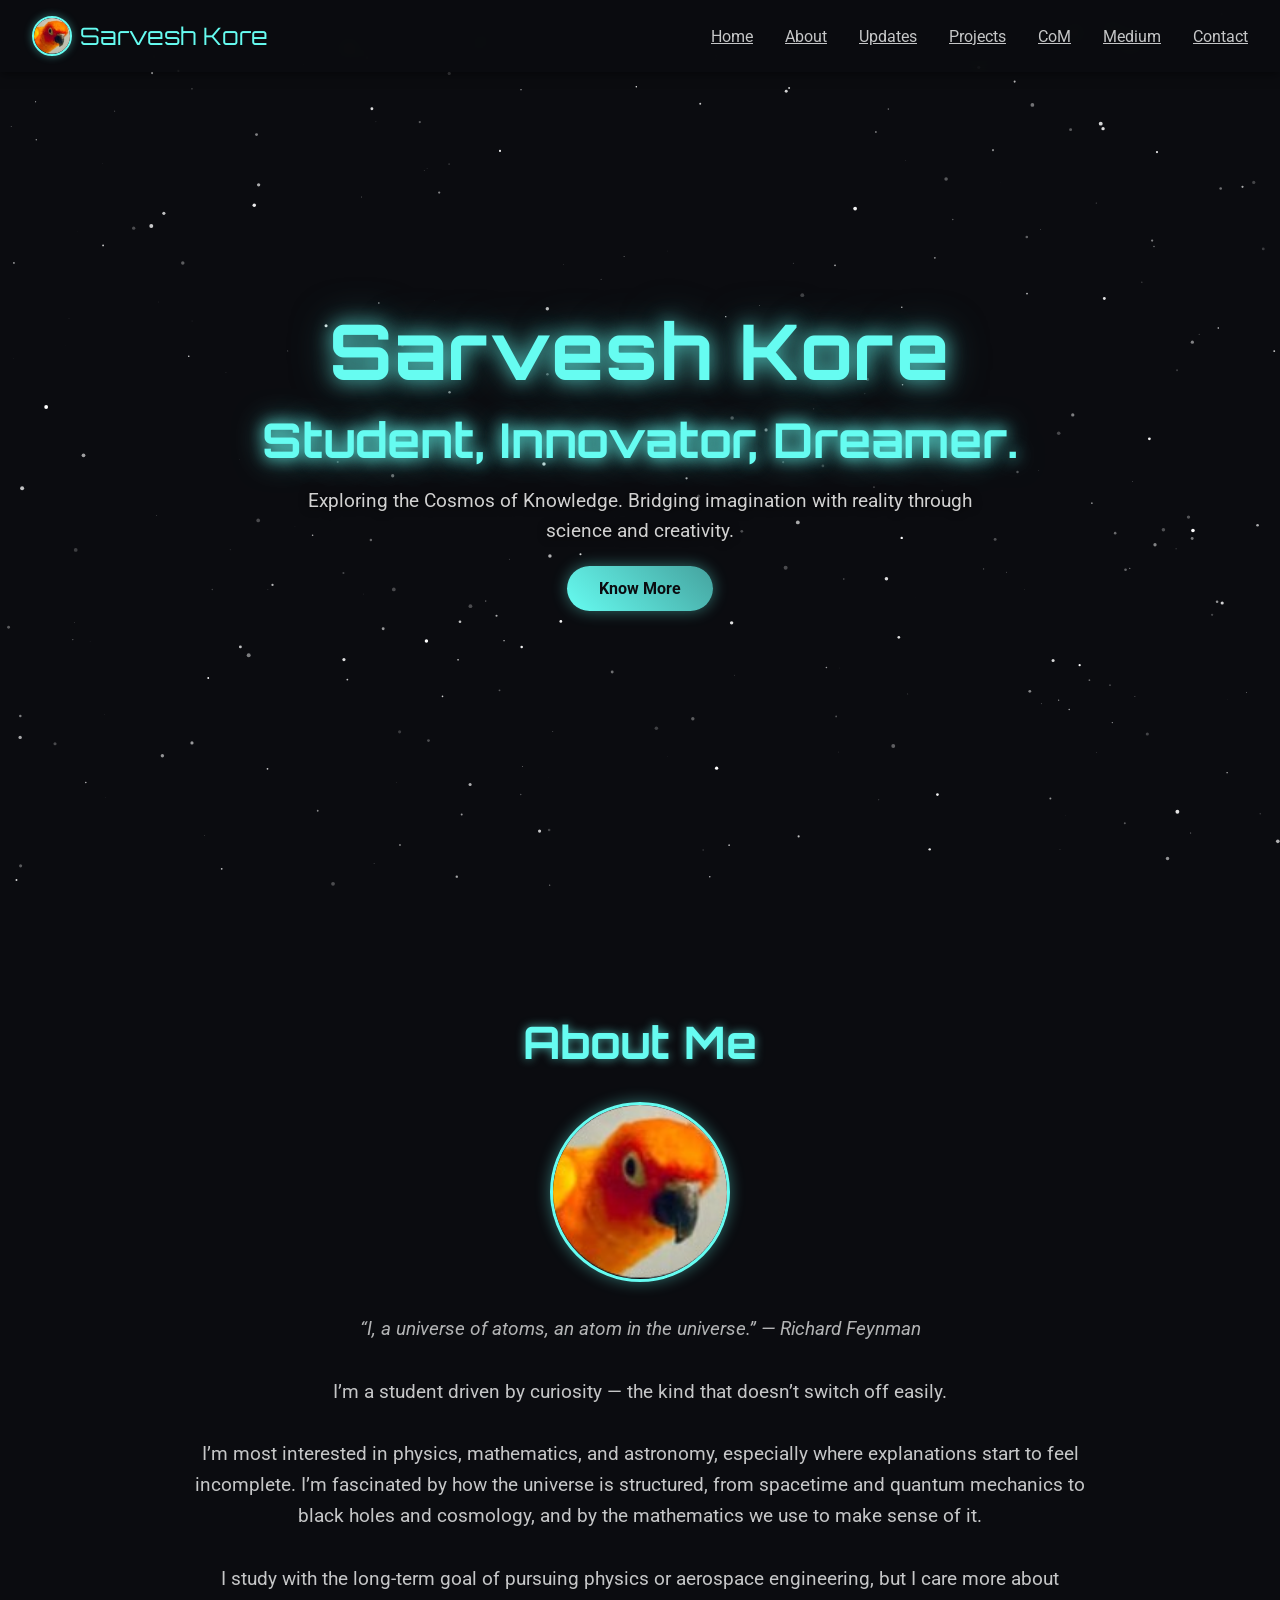
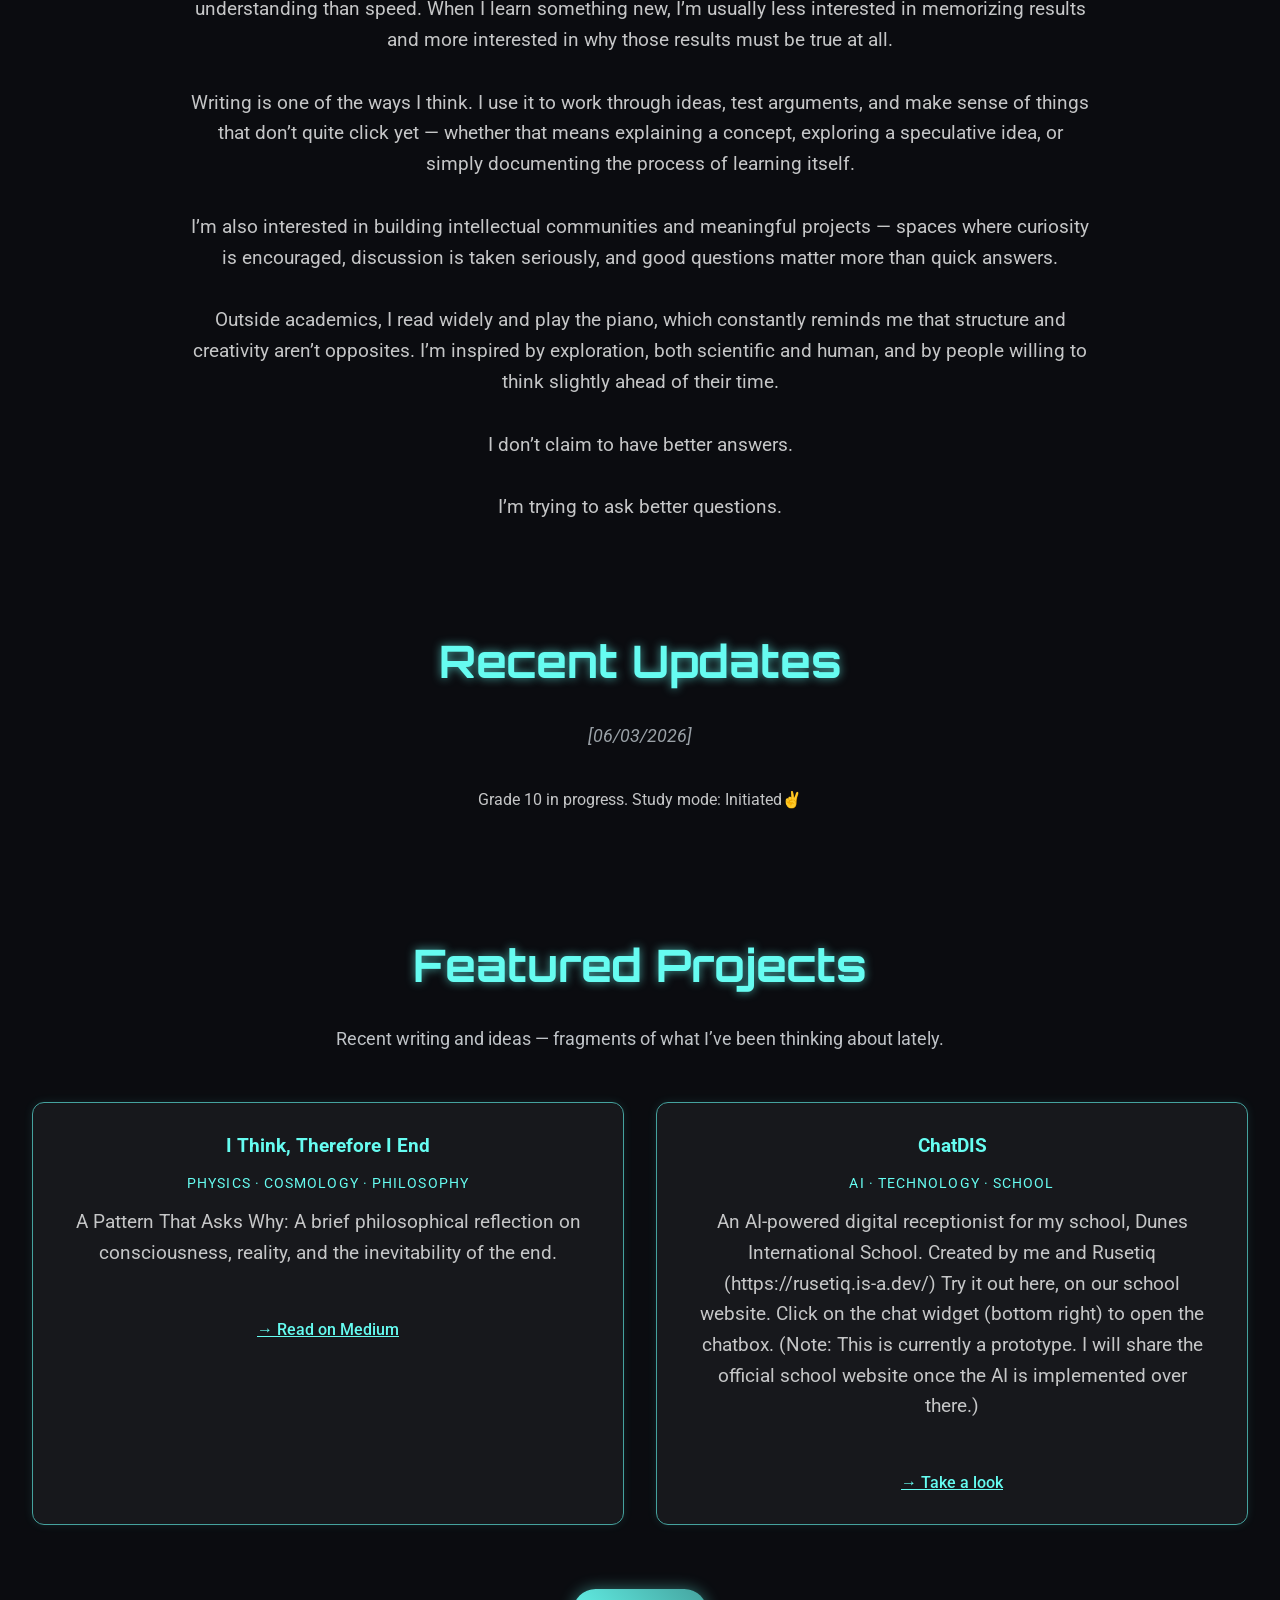
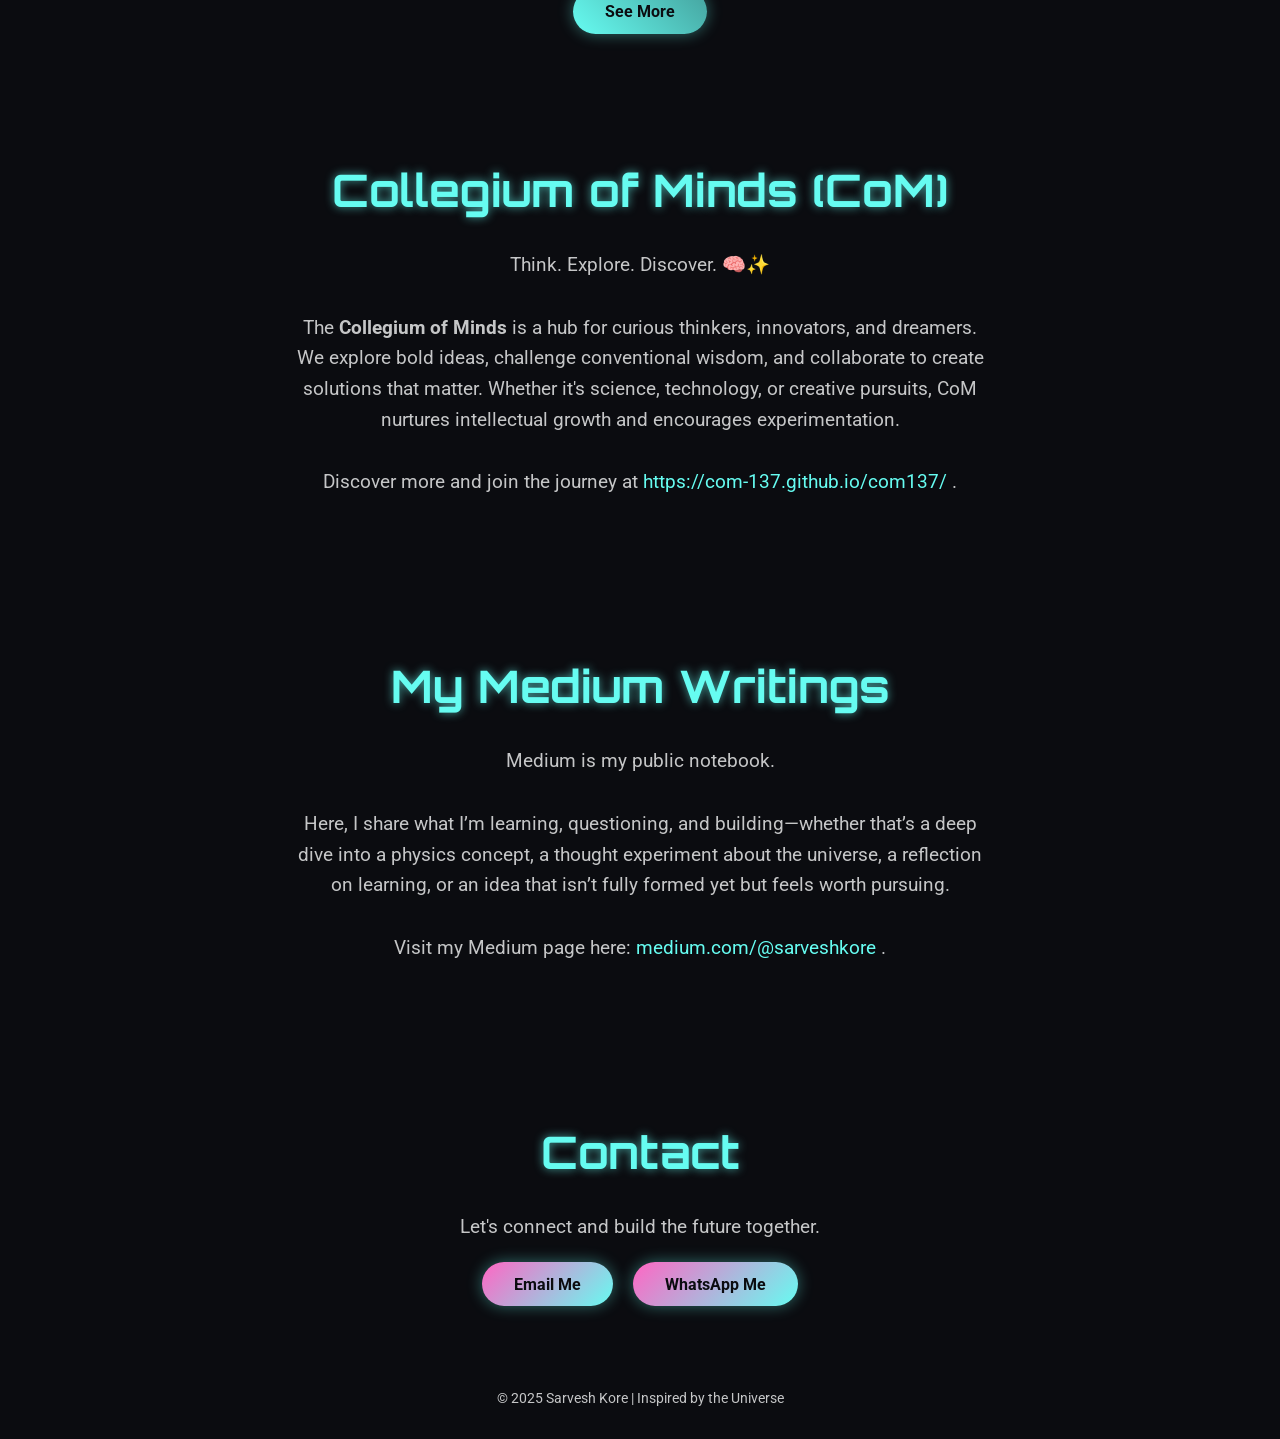
<file: index.html>
<!DOCTYPE html>
<html lang="en">
<head>
  <meta charset="UTF-8">
  <meta name="viewport" content="width=device-width, initial-scale=1.0">
  <title>Sarvesh Kore | Portfolio</title>
  <link rel="icon" href="Sarvesh-pfp-nobg.png" type="image/png">
  <link href="https://fonts.googleapis.com/css2?family=Orbitron:wght@400;700&family=Roboto:wght@400;500&display=swap" rel="stylesheet">
  <link rel="stylesheet" href="style.css">
</head>
<body>

<!-- Background shapes canvas -->
<canvas id="shapes"></canvas>

<header>
  <nav>
    
    <div class="logo">
      <a href="#hero" class="nav-logo">
        <img src="Sarvesh-pfp-nobg.png" alt="Sarvesh Profile Picture" class="nav-pfp">
        <span>Sarvesh Kore</span>
      </a>
    </div>
    <!-- Mobile Menu Button -->
    <div class="menu-toggle" id="menuToggle">
      <span></span>
      <span></span>
      <span></span>
    </div>
    <ul class="nav-links" id="navLinks">
      <li><a href="#hero">Home</a></li>
      <li><a href="#about">About</a></li>
      <li><a href="#updates">Updates</a></li>
      <li><a href="#projects">Projects</a></li>
      <li><a href="#com">CoM</a></li>
      <li><a href="#medium">Medium</a></li>
      <!--<li><a href="#apod">APOD</a></li>-->
      <li><a href="#contact">Contact</a></li>
    </ul>
  </nav>
</header>

<!-- Hero Section -->
<section id="hero">
  <canvas id="starfield"></canvas>
  <div class="hero-content">
    <h1 class="hero-name">Sarvesh Kore</h1>
    <h2 class="hero-tagline">Student, Innovator, Dreamer.</h2>
    <p>Exploring the Cosmos of Knowledge. Bridging imagination with reality through science and creativity.</p>
    <a href="#about" class="btn-main">Know More</a>
  </div>
</section>

<!-- About Section -->
<section id="about" class="reveal">
  <h2>About Me</h2>
  <img src="Sarvesh-pfp-nobg.png" alt="Sarvesh Kore" class="profile-pic">
  <p class="quote">
    “I, a universe of atoms, an atom in the universe.” — Richard Feynman
  </p>
  <p>
    I’m a student driven by curiosity — the kind that doesn’t switch off easily.
  </p>
  <p>
    I’m most interested in physics, mathematics, and astronomy, especially where explanations start to feel incomplete. I’m fascinated by how the universe is structured, from spacetime and quantum mechanics to black holes and cosmology, and by the mathematics we use to make sense of it.
  </p>
  <p>
    I study with the long-term goal of pursuing physics or aerospace engineering, but I care more about understanding than speed. When I learn something new, I’m usually less interested in memorizing results and more interested in why those results must be true at all.
  </p>
  <p>
    Writing is one of the ways I think. I use it to work through ideas, test arguments, and make sense of things that don’t quite click yet — whether that means explaining a concept, exploring a speculative idea, or simply documenting the process of learning itself.
  </p>
  <p>
    I’m also interested in building intellectual communities and meaningful projects — spaces where curiosity is encouraged, discussion is taken seriously, and good questions matter more than quick answers.
  </p>
  <p>
    Outside academics, I read widely and play the piano, which constantly reminds me that structure and creativity aren’t opposites. I’m inspired by exploration, both scientific and human, and by people willing to think slightly ahead of their time.
  </p>
  <p>
    I don’t claim to have better answers.
  </p>
  <p>
    I’m trying to ask better questions.
  </p>
</section>


<!-- Updates Section -->
<section id="updates">
  <h2>Recent Updates</h2>
  <p class="quote">[06/03/2026]</p>
  Grade 10 in progress. Study mode: Initiated✌️
</section>
  

<!-- Projects Section -->
<section id="projects">
  <h2>Featured Projects</h2>

  <p class="section-intro">
    Recent writing and ideas — fragments of what I’ve been thinking about lately.
  </p>

  <div class="project-grid">

    <!-- Philosophy Article -->
    <div class="project-card">
      <h3>I Think, Therefore I End</h3>
      <p class="project-tag">Physics · Cosmology · Philosophy</p>
      <p>
        A Pattern That Asks Why: A brief philosophical reflection on consciousness, 
        reality, and the inevitability of the end.
      </p>
      <a
        href="https://medium.com/@sarveshkore/i-think-therefore-i-end-887ef05263db"
        target="_blank"
        class="project-link">
        → Read on Medium
      </a>
    </div>

    <!-- ChatDIS -->
    <div class="project-card">
      <h3>ChatDIS</h3>
      <p class="project-tag">AI · Technology · School</p>
      <p>
        An AI-powered digital receptionist for my school, Dunes International School. 
        Created by me and Rusetiq (<a>https://rusetiq.is-a.dev/</a>)
        Try it out here, on our school website. Click on the chat widget (bottom right) to open the chatbox.
        (Note: This is currently a prototype. I will share the official school website once the AI is implemented over there.)
      </p>
      <a
        href="https://dunes-website-proto.vercel.app/"
        target="_blank"
        class="project-link">
        → Take a look
      </a>
    </div>

  </div>
  <div class="see-more-container">
    <a href="projects.html" class="see-more-btn">See More</a>
  </div>
</section>

<!-- CoM Section -->
<section id="com">
  <h2>Collegium of Minds (CoM)</h2>
  <p>Think. Explore. Discover. 🧠✨</p>
  <p>
    The <strong>Collegium of Minds</strong> is a hub for curious thinkers, innovators, and dreamers. 
    We explore bold ideas, challenge conventional wisdom, and collaborate to create solutions that matter. 
    Whether it's science, technology, or creative pursuits, CoM nurtures intellectual growth and encourages experimentation.
  </p>
  <p>
    Discover more and join the journey at 
    <a href="https://com-137.github.io/com137/" target="_blank" style="color:#66fcf1; text-decoration:none;">
      https://com-137.github.io/com137/
    </a>.
  </p>
</section>

<!-- Medium Section -->
<section id="medium">
  <h2>My Medium Writings</h2>
  <p>Medium is my public notebook.</p>
  <p>Here, I share what I’m learning, questioning, and building—whether that’s a deep dive into a physics concept, a thought experiment about the universe, a reflection on learning, or an idea that isn’t fully formed yet but feels worth pursuing.</p>
  <p>
    Visit my Medium page here: 
    <a href="https://medium.com/@sarveshkore" target="_blank" style="color:#66fcf1; text-decoration:none;">
      medium.com/@sarveshkore
    </a>.
  </p>
</section>

<!-- APOD
<section id="apod" class="reveal">
  <h2>Astronomy Picture of the Day</h2>

  <div class="apod-container">
    
    <!-- Image --
    <div class="apod-image">
      <img id="apod-img" src="" alt="NASA APOD">
    </div>

    <!-- Text --
    <div class="apod-text">
      <h3 id="apod-title">Loading...</h3>
      <p id="apod-date"></p>
      <p id="apod-desc"></p>
    </div>

  </div>
</section>

-->

<!-- Contact Section -->
<section id="contact">
  <h2>Contact</h2>
  <p>Let's connect and build the future together.</p>
  <a href="https://mail.google.com/mail/?view=cm&to=ssworld7105@gmail.com" target="_blank" class="btn-main">Email Me</a>
  <a href="https://wa.me/971563711020" class="btn-main btn-secondary">WhatsApp Me</a>
</section>

<footer>
  <p>&copy; 2025 Sarvesh Kore | Inspired by the Universe</p>
</footer>

<!-- ---------------- JS for Stars + Shapes + Particles ---------------- -->
<script>
// ---------- Hero Stars ----------
const starCanvas = document.getElementById('starfield');
const sctx = starCanvas.getContext('2d');
let stars = [];
const numStars = 300;

function resizeStarCanvas() {
  starCanvas.width = window.innerWidth;
  starCanvas.height = window.innerHeight;
}
window.addEventListener('resize', resizeStarCanvas);
resizeStarCanvas();

for (let i = 0; i < numStars; i++) {
  stars.push({
    x: Math.random() * starCanvas.width,
    y: Math.random() * starCanvas.height,
    size: Math.random() * 2,
    speed: Math.random() * 0.5 + 0.1,
    alpha: Math.random()
  });
}

function drawStars() {
  sctx.clearRect(0,0,starCanvas.width, starCanvas.height);
  sctx.fillStyle = '#0b0c10';
  sctx.fillRect(0,0, starCanvas.width, starCanvas.height);
  
  stars.forEach(star => {
    star.alpha += (Math.random()-0.5)*0.05;
    if(star.alpha < 0.2) star.alpha = 0.2;
    if(star.alpha > 1) star.alpha = 1;

    sctx.fillStyle = `rgba(255,255,255,${star.alpha})`;
    sctx.beginPath();
    sctx.arc(star.x, star.y, star.size,0,Math.PI*2);
    sctx.fill();

    star.y += star.speed;
    if(star.y > starCanvas.height) star.y = 0;
  });
}

// ---------- Background Shapes + Particle Trails + Light Glows ----------
const bgCanvas = document.getElementById('shapes');
const bctx = bgCanvas.getContext('2d');

let shapes = [];
const numShapes = 40;
let particles = [];
const numParticles = 80;
let glows = [];
const numGlows = 15;

function resizeBGCanvas(){
  bgCanvas.width = window.innerWidth;
  bgCanvas.height = window.innerHeight;
}
window.addEventListener('resize', resizeBGCanvas);
resizeBGCanvas();

// Shapes
for(let i=0;i<numShapes;i++){
  shapes.push({
    x: Math.random()*bgCanvas.width,
    y: Math.random()*bgCanvas.height,
    size: Math.random()*60+20,
    speed: Math.random()*0.2+0.05,
    type: Math.random()>0.5?'circle':'triangle',
    alpha: Math.random()*0.3+0.05
  });
}
// Particles
for(let i=0;i<numParticles;i++){
  particles.push({
    x: Math.random()*bgCanvas.width,
    y: Math.random()*bgCanvas.height,
    size: Math.random()*3+1,
    speedX: (Math.random()-0.5)*0.2,
    speedY: (Math.random()-0.5)*0.2,
    alpha: Math.random()*0.5+0.1
  });
}
// Light glows
for(let i=0;i<numGlows;i++){
  glows.push({
    x: Math.random()*bgCanvas.width,
    y: Math.random()*bgCanvas.height,
    radius: Math.random()*100+50,
    speedX: (Math.random()-0.5)*0.05,
    speedY: (Math.random()-0.5)*0.05,
    alpha: Math.random()*0.2+0.05
  });
}

function drawBG(){
  bctx.clearRect(0,0,bgCanvas.width,bgCanvas.height);

  // Shapes
  shapes.forEach(s=>{
    bctx.fillStyle = `rgba(102,252,241,${s.alpha})`;
    if(s.type==='circle'){
      bctx.beginPath();
      bctx.arc(s.x,s.y,s.size/2,0,Math.PI*2);
      bctx.fill();
    } else{
      bctx.beginPath();
      bctx.moveTo(s.x,s.y-s.size/2);
      bctx.lineTo(s.x-s.size/2,s.y+s.size/2);
      bctx.lineTo(s.x+s.size/2,s.y+s.size/2);
      bctx.closePath();
      bctx.fill();
    }
    s.y += s.speed;
    if(s.y>bgCanvas.height+s.size) s.y=-s.size;
  });

  // Particles
  particles.forEach(p=>{
    bctx.fillStyle = `rgba(255,255,255,${p.alpha})`;
    bctx.beginPath();
    bctx.arc(p.x,p.y,p.size,0,Math.PI*2);
    bctx.fill();
    p.x += p.speedX;
    p.y += p.speedY;
    if(p.x>bgCanvas.width) p.x=0;
    if(p.x<0) p.x=bgCanvas.width;
    if(p.y>bgCanvas.height) p.y=0;
    if(p.y<0) p.y=bgCanvas.height;
  });

  // Glows
  glows.forEach(g=>{
    let gradient = bctx.createRadialGradient(g.x,g.y,0,g.x,g.y,g.radius);
    gradient.addColorStop(0, `rgba(102,252,241,${g.alpha})`);
    gradient.addColorStop(1, 'rgba(102,252,241,0)');
    bctx.fillStyle = gradient;
    bctx.beginPath();
    bctx.arc(g.x,g.y,g.radius,0,Math.PI*2);
    bctx.fill();
    g.x += g.speedX;
    g.y += g.speedY;
    if(g.x>bgCanvas.width) g.x=0;
    if(g.x<0) g.x=bgCanvas.width;
    if(g.y>bgCanvas.height) g.y=0;
    if(g.y<0) g.y=bgCanvas.height;
  });
}

// ---------- Animate All ----------
function animate(){
  drawStars();
  drawBG();
  requestAnimationFrame(animate);
}
animate();

/*
// Smooth scroll for know more button

const btn = document.getElementById('knowMoreBtn'); 
const about = document.getElementById('about'); 

btn.addEventListener('click', (e) => { 
  e.preventDefault(); 
  about.scrollIntoView({ behavior: 'smooth' }); 
});

// Add the active class after a short delay for animation
setTimeout(() => {
  about.classList.add('active');
}, 300);
});
*/

// On page load, scroll to top and clear any hash
window.addEventListener('load', () => {
  window.scrollTo(0, 0);
  if(window.location.hash){
    history.replaceState(null, '', window.location.pathname + window.location.search);
  }
});

/*
// APOD
async function loadAPOD() {
  const url = "https://api.nasa.gov/planetary/apod?api_key=ng9swkhoY00TQ5eBqW2YNb2qMUcBCmchbrZY1eyK";

  try {
    const res = await fetch(url);
    const data = await res.json();

    // Sometimes APOD is a video (YouTube), handle that
    if (data.media_type === "image") {
      document.getElementById("apod-img").src = data.url;
    } else {
      document.getElementById("apod-img").style.display = "none";
    }

    document.getElementById("apod-title").textContent = data.title;
    document.getElementById("apod-date").textContent = data.date;
    document.getElementById("apod-desc").textContent = data.explanation;

  } catch (err) {
    console.error("Failed to load APOD:", err);
  }
}

loadAPOD();
*/
 

// ---------- Mobile Nav Toggle ----------
const menuToggle = document.getElementById('menuToggle');
const navLinks = document.getElementById('navLinks');

menuToggle.addEventListener('click', () => {
  navLinks.classList.toggle('active');
});
document.querySelectorAll('.nav-links a').forEach(link => {
  link.addEventListener('click', () => {
    navLinks.classList.remove('active');
  });
});

// Always scroll to top on reload
window.onbeforeunload = function () {
  window.scrollTo(0, 0);
};

  
</script>

</body>
</html>
</file>
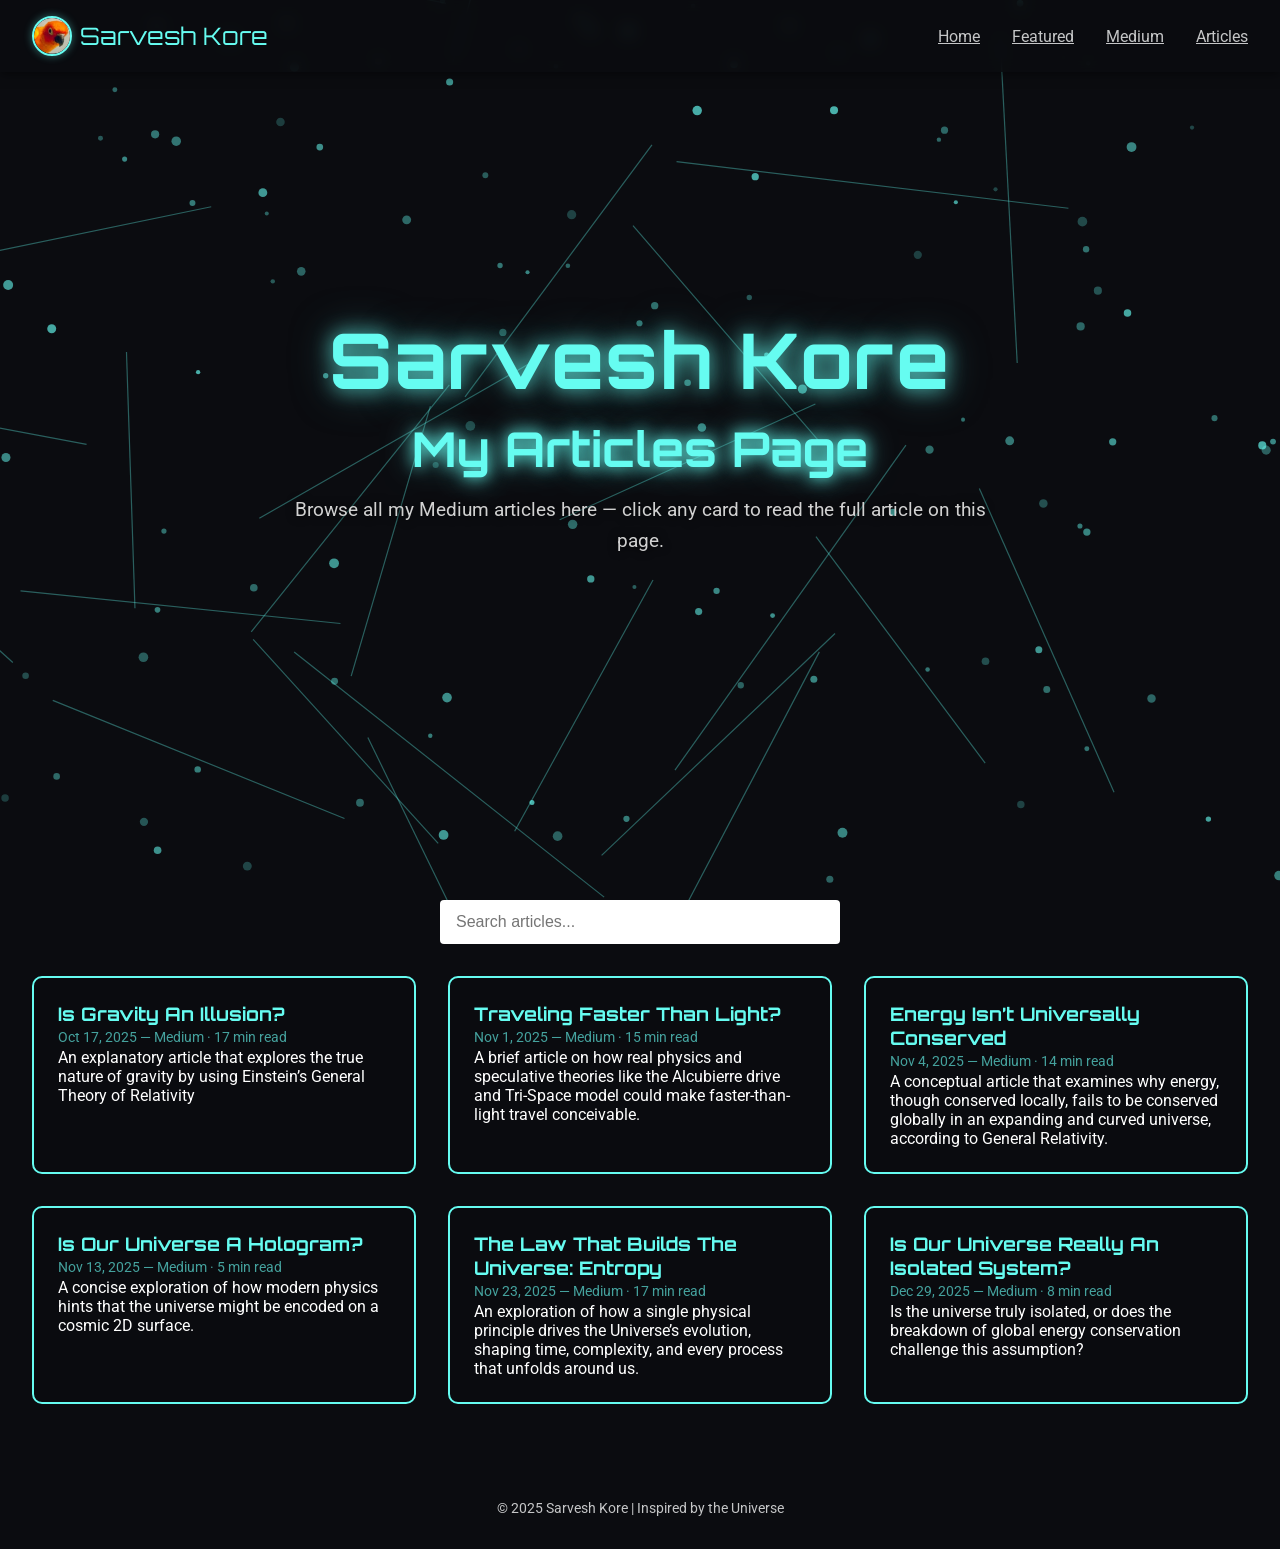
<file: articles.html>
<!DOCTYPE html>
<html lang="en">
<head>
  <meta charset="UTF-8">
  <meta name="viewport" content="width=device-width, initial-scale=1.0">
  <title>Sarvesh Kore | Articles</title>
  <link rel="icon" href="Sarvesh-pfp-nobg.png" type="image/png">
  <link href="https://fonts.googleapis.com/css2?family=Orbitron:wght@400;700&family=Roboto:wght@400;500&display=swap" rel="stylesheet">
  <link rel="stylesheet" href="style.css">
  <style>
    body {
      font-family: 'Roboto', sans-serif;
      background: #0b0c10;
      color: #fff;
      margin: 0;
      padding: 0;
    }
    
    /* Hero Section */
    #hero {
      position: relative;
      min-height: 100vh;
      display: flex;
      flex-direction: column;
      justify-content: center;
      align-items: center;
      text-align: center;
      padding: 2rem;
      color: #fff;
      overflow: hidden;
    }

    .hero-content {
      position: relative;
      z-index: 2;
      text-align: center;
      color: #ffffff;
      max-width: 800px;
      padding: 0 1rem;
      animation: fadeIn 2s ease-in-out forwards;
    }

    .hero-content h2 {
      font-family: 'Orbitron', sans-serif;
      font-size: 3rem;
      color: #66fcf1;
      margin-bottom: 1rem;
      text-shadow: 0 0 15px #66fcf1, 0 0 30px #45a29e;
    }
    .hero-content p {
      font-size: 1.2rem;
      margin-bottom: 2rem;
      line-height: 1.6;
      color: #d1d1d1;
      text-shadow: 0 0 10px #000;
    }
    .hero-name {
      font-family: 'Orbitron', sans-serif;
      font-size: clamp(3.5rem, 6vw, 5.5rem);
      color: #66fcf1;
      margin-bottom: 0.6rem;
      letter-spacing: 2px;
      text-shadow:
        0 0 20px rgba(102, 252, 241, 0.8),
        0 0 40px rgba(69, 162, 158, 0.6);
    }
    .hero-tagline {
      font-family: 'Orbitron', sans-serif;
      font-size: 1rem;
      color: #d1d1d1;
      margin-bottom: 0.5rem;
      /*text-shadow: 0 0 10px #000;*/
    }

    /* Search Bar */
    .search-container {
      text-align: center;
      margin-bottom: 2rem;
    }
    #search {
      padding: 0.8rem 1rem;
      width: 90%;
      max-width: 400px;
      border-radius: 4px;
      border: none;
      outline: none;
      font-size: 1rem;
    }

    /* Article cards */
    .article-grid { 
      display:grid; 
      grid-template-columns:repeat(auto-fit,minmax(300px,1fr)); 
      gap:2rem; 
      padding:0 2rem 4rem; 
      position:relative; 
      z-index:1; 
    }
    .article-card {
      background:rgba(11,12,16,0.85); 
      backdrop-filter:blur(8px);
      padding:1.5rem; 
      border-radius:10px; 
      cursor:pointer;
      border:2px solid #66fcf1; 
      transition:transform 0.2s, border-color 0.2s;
    }
    .article-card:hover { 
      transform:translateY(-5px); 
      border-color:#52d1c9; 
    }
    .article-card h3 { 
      margin:0; 
      font-family:'Orbitron',sans-serif; 
      color:#66fcf1;
    }
    .article-meta { 
      font-size:0.85rem; 
      color:#45a29e; 
      margin:0.2rem 0;
    }


    /* Overall container */
    .full-article {
        max-width: 900px; /* wider content */
        margin: 0 auto;
        padding: 20px;
        font-family: "Georgia", serif;
        line-height: 1.8; /* more space between lines */
        color: #ffffff; /* white text for dark background */
        display: none;
        flex-direction: column;
    }

    /* Article main title */
    .full-article h1 {
        font-size: 3rem; /* bigger than h2 */
        text-align: center;
        margin-bottom: 40px;
    }

    /* Section headings */
    .full-article h2 {
        font-size: 2rem; /* slightly smaller than title */
        margin-top: 50px;
        margin-bottom: 20px;
        border-bottom: 2px solid #ddd;
        padding-bottom: 5px;
    }

    /* Paragraphs */
    .full-article p {
        font-size: 1.1rem;
        margin-bottom: 20px;
    }

    /* Bibliography links */
    .full-article ul {
        margin-top: 10px;
        padding-left: 20px;
    }

    .full-article ul li {
        margin-bottom: 10px;
        font-size: 1rem;
    }

    /* Back button */
    .full-article .back-btn {
        display: inline-flex;
        align-items: center;
        justify-content: center;
        padding: 10px 22px;
        margin-bottom: 30px;
        font-size: 0.95rem;
        font-weight: 500;
        letter-spacing: 0.5px;
        color: #0b0c10;
        background: #66fcf1;
        border: 1px solid rgba(102, 252, 241, 0.6);
        border-radius: 999px; /* pill button */
        text-decoration: none;
        cursor: pointer;
        transition: 
          background 0.25s ease,
          color 0.25s ease,
          transform 0.15s ease,
          box-shadow 0.25s ease;
      }

     .full-article .back-btn:hover {
        background: transparent;
        color: #66fcf1;
        box-shadow: 0 0 12px rgba(102, 252, 241, 0.35);
        transform: translateY(-1px);
    }
  
    .full-article .back-btn:active {
        transform: translateY(0);
        box-shadow: 0 0 6px rgba(102, 252, 241, 0.25);
    }

    /* Canvas Background */
    #particlesBG {
        position: fixed;
        top: 0;
        left: 0;
        width: 100%;
        height: 100%;
        pointer-events: none;
        z-index: -2;
    }

    @media(max-width: 768px){
      .nav-links { 
        display: none; 
        flex-direction: column; 
        gap: 1rem; 
        background: rgba(11,12,16,0.95); 
        position: absolute; 
        top: 100%; 
        right: 0; 
        width: 200px; 
        padding: 1rem; 
      }
      
      .nav-links.active { 
        display: flex; 
      }
      .menu-toggle { 
        display: flex; 
      }
    }
  </style>
</head>
<body>

<!-- Body Background Canvas -->
<canvas id="particlesBG"></canvas>

<header>
  <nav>
    <div class="logo">
      <a href="index.html" class="nav-logo">
        <img src="Sarvesh-pfp-nobg.png" alt="Sarvesh Profile Picture" class="nav-pfp">
        <span>Sarvesh Kore</span>
      </a>
    </div>
    <div class="menu-toggle" id="menuToggle">
      <span></span>
      <span></span>
      <span></span>
    </div>
    <ul class="nav-links" id="navLinks">
      <li><a href="index.html#hero">Home</a></li>
      <li><a href="index.html#projects">Featured</a></li>
      <li><a href="#medium">Medium</a></li>
      <li><a href="#projects">Articles</a></li>
      </ul>
  </nav>
</header>

<!-- Hero Section -->
<section id="hero">
  <div class="hero-content">
    <h1 class="hero-name">Sarvesh Kore</h1>
    <h2 class="hero-tagline">My Articles Page</h2>
    <p>Browse all my Medium articles here — click any card to read the full article on this page.</p>
  </div>
</section>

<!-- Search -->
<div class="search-container">
  <input type="text" id="search" placeholder="Search articles...">
</div>

<!-- Article Grid -->
<div class="article-grid" id="articleGrid">
  <div class="article-card" data-id="article1">
    <h3>Is Gravity An Illusion?</h3>
    <p class="article-meta">Oct 17, 2025 — Medium · 17 min read</p>
    <p>An explanatory article that explores the true nature of gravity by using Einstein’s General Theory of Relativity</p>
  </div>

  <div class="article-card" data-id="article2">
    <h3>Traveling Faster Than Light?</h3>
    <p class="article-meta">Nov 1, 2025 — Medium · 15 min read</p>
    <p>A brief article on how real physics and speculative theories like the Alcubierre drive and Tri-Space model could make faster-than-light travel conceivable.</p>
  </div>

  <div class="article-card" data-id="article3">
    <h3>Energy Isn’t Universally Conserved</h3>
    <p class="article-meta">Nov 4, 2025 — Medium · 14 min read</p>
    <p>A conceptual article that examines why energy, though conserved locally, fails to be conserved globally in an expanding and curved universe, according to General Relativity.</p>
  </div>

  <div class="article-card" data-id="article4">
    <h3>Is Our Universe A Hologram?</h3>
    <p class="article-meta">Nov 13, 2025 — Medium · 5 min read</p>
    <p>A concise exploration of how modern physics hints that the universe might be encoded on a cosmic 2D surface.</p>
  </div>

  <div class="article-card" data-id="article5">
    <h3>The Law That Builds The Universe: Entropy</h3>
    <p class="article-meta">Nov 23, 2025 — Medium · 17 min read</p>
    <p>An exploration of how a single physical principle drives the Universe’s evolution, shaping time, complexity, and every process that unfolds around us.</p>
  </div>

  <div class="article-card" data-id="article6">
    <h3>Is Our Universe Really An Isolated System?</h3>
    <p class="article-meta">Dec 29, 2025 — Medium · 8 min read</p>
    <p>Is the universe truly isolated, or does the breakdown of global energy conservation challenge this assumption?</p>
  </div>
</div>

<!-- Detailed views -->
<div class="full-article" id="article1">
  <a class="back-btn">← Back</a>
  <h2>Is Gravity An Illusion?</h2>
  <p class="article-meta">Oct 17, 2025 — Medium · 17 min read</p>
 
  <h2>I. Introduction</h2>
  <p>Gravity feels simple. You drop something, it falls. You jump, you come back down. The apple falls from the tree. Earth pulls you toward its center. That’s what we all learned. But if you really think about it, there’s something strange. Why does everything fall at the same rate, even though it has different masses? Why do astronauts float in space, even though Earth’s pull is still strong up there?</p>
  <p>Einstein looked at these questions differently. Instead of asking, “What is pulling the apple?” he asked, “What if nothing is pulling at all?”</p>
  
  <h2>II. Einstein’s Happiest Thought</h2>
  <p>Einstein imagined the window cleaner of his patent office falling from the building’s rooftop. Anything that man drops on his way — a bucket, his cleaning equipment, his cap — appear to float alongside him. Relative to him, nothing accelerates. He feels weightless.</p>
  <p>This man is, what physicists call, an inertial observer. He is under no acceleration, no forces are acting on him, and all the laws of physics apply in his frame of reference, called the inertial frame of reference.</p>
  <p>No up, no down. This scenario is just as if he were floating in empty space, far from any massive body.</p>
  <p>This thought led to something profound: These two cases — the free falling man, and the man in deep space — are not just similar, they are exactly the same thing. This is what’s known as the Equivalence Principle.</p>
  
  <h2>III. The Equivalence Principle</h2>
  <p>The principle is simple in words, but mind-blowing in meaning: the effects of gravity and acceleration are indistinguishable if you only consider the experience of the observer. In other words, if you’re inside a closed room and can’t see outside, you wouldn’t be able to tell whether the force you feel is because the room is standing still on Earth or because the room is being accelerated in deep space.</p>
  <p>Imagine a person inside a rocket far from any planet. The rocket starts accelerating upward at 9.8 m/s² — the same acceleration experienced due to gravity on Earth. The person inside feels pressed against the floor of the rocket, just as we feel on Earth. It seems as though a force is pulling them toward the floor, but an observer in an inertial frame of reference sees the rocket accelerating toward the person. The “gravity” inside the rocket is therefore caused by the acceleration of the rocket, not by a mysterious force.</p>
  <p>Now, consider the falling person from a rooftop. They feel weightless, as if there is no gravity at all, even though they are within Earth’s gravitational field. To them, it is exactly like floating in empty space. This demonstrates that experiencing weight or weightlessness depends not solely on gravity, but on whether one is following a natural path through spacetime or being forced off it by something, like the ground or a rocket floor.</p>
  <p>Whether you feel under the influence of gravity depends on your frame of reference. The astronaut in the rocket experiences a force toward the floor, while an external inertial observer sees the rocket accelerating toward the astronaut. Similarly, standing on Earth, we appear at rest relative to our surroundings, but we are not in an inertial frame, because, in simple terms, you are not weightless. To determine acceleration, we must compare ourselves with an inertial observer, such as a free-falling person. From this perspective, someone standing on Earth is accelerating upward at 9.8 m/s² relative to the free-falling observer.</p>
  <p>You might think, “I’m not accelerating!” — but acceleration is always measured relative to something. If you compare yourself only to things around you, they seem stationary, but that’s because your whole local frame is accelerating together. To know your true acceleration, you need to compare it to an inertial observer, someone who is not accelerating. Only then can you see that you are actually accelerating.</p>
  <p>Einstein realized this equivalence between acceleration and gravity was the key to understanding the universe in a completely new way. Instead of thinking of gravity as a force that pulls objects, he thought about it as the curvature of spacetime itself. Objects aren’t being pulled; they are moving along the straightest paths possible in curved spacetime, called geodesics.</p>
  <p>So, the Equivalence Principle tells us something amazing: your experience of “gravity” is actually about your frame of reference — whether you are accelerating or moving naturally through spacetime. And this insight completely changed the way scientists look at the universe, laying the groundwork for Einstein’s general theory of relativity.</p>
  
  <h2>IV. The Rocket And The Planet</h2>
  <p>Now, let’s take the Equivalence Principle a step further with a different thought experiment — a rocket flying through space near a planet. Imagine an astronaut inside this rocket, and a planet far away. The rocket moves at a constant velocity, smooth and steady, so our astronaut feels weightless. Nothing is pushing or pulling on them — they’re floating freely.</p>
  <p>From the perspective of someone far away, though, the story looks a little different. As the rocket drifts closer to a massive planet, its path appears to curve toward the planet. To the distant observer, it’s almost like the planet is “pulling” the rocket in. But inside the rocket, the astronaut doesn’t notice anything unusual. They keep floating, perfectly weightless, as if nothing has changed.</p>
  <p>As the rocket keeps approaching the planet, it keeps accelerating. With respect to an outside observer. But the astronaut still feels weightless, as if he’s moving with constant velocity in a straight line.</p>
  <p>Einstein’s idea is simple but powerful: the rocket’s curved path near a planet isn’t because a force is pulling it. It’s because spacetime itself is curved by the planet’s mass. The astronaut inside is actually moving in a straight line along a natural path in curved spacetime, called a geodesic. To an outside observer, the path looks curved, but for the astronaut, it’s straight.</p>
  <p>A good way to imagine this is the rubber sheet analogy: roll a marble across a stretched sheet with a heavy ball in the middle. The marble curves around the ball, not because it’s being pulled, but because the sheet is warped. In real life, spacetime is like that sheet, and the planet’s mass bends it. Unlike this analogy, there’s no actual downward pull. Objects don’t fall because they are “pulled” — they just follow the natural paths in curved spacetime. Mass bends spacetime, and objects move along these curves, called geodesics, which are the straightest possible paths in that curved space. So objects appear to move toward heavier masses, not because of a force, but because they are following the curved spacetime created by that mass.</p>
  <p>Standing still on Earth isn’t being at rest in an absolute sense; it’s being pushed upward along a curve. That’s why the floor pushes on your feet — it’s forcing you off your natural, free-fall trajectory.</p>
  <p>This shows that gravity isn’t a force pulling things together. It’s the shape of spacetime guiding how objects move. The astronaut feels like they’re moving straight, while someone far away sees a curved path. Gravity, in Einstein’s view, is geometry in action, not a mysterious invisible pull.</p>
  
  <h2>V. Straight Lines on Curved Surfaces (Geodesics)</h2>
  <p>Alright, now let’s get into something called geodesics, which might sound like a fancy math word, but it’s actually pretty simple — and super important for understanding gravity. A geodesic is basically the straightest path you can take in a curved space. Sounds weird? Let me explain.</p>
  <p>Think about the Earth. It’s round, right? Now imagine two people standing on the equator, 100 km apart. They both start walking straight north toward the North Pole. If they keep walking “straight” according to the Earth’s surface, they eventually meet at the Pole. To them, they’re walking straight lines, but if you looked at a flat map, it might seem like they’re curving toward each other.</p>
  <p>This is exactly how objects move in curved spacetime. Objects like rockets, planets, or even light beams are moving along geodesics — straight paths — but because spacetime is curved by massive objects like planets or stars, their paths appear curved to outside observers.</p>
  <p>Another way to think about it is like flying in an airplane. Pilots don’t actually fly in perfectly straight lines over the globe. They follow what’s called a great-circle route, which is the shortest distance between two points on a sphere. To us looking from above, the path looks curved, but for the plane, it’s the most direct route — a straight line in curved space.</p>
  <p>So, when astronauts orbit the Earth, they aren’t really “falling” in the way we usually think. They are following geodesics in spacetime. The Earth’s mass curves spacetime around it, and the astronauts move along these curved paths naturally. To them, it feels like they’re floating in a straight line, weightless, even though from the Earth it looks like they’re circling the planet.</p>
  <p>In short, geodesics show us that what we call “gravity” is really about how spacetime is shaped and how objects naturally move in that shape. It’s not a force pulling us down — it’s the geometry of the universe guiding the path of everything in it.</p>

  <h2>VI. Astronauts and Weightlessness</h2>
  <p>Let’s dive into one of the coolest ways to understand Einstein’s ideas: astronauts floating in space. When we see astronauts inside the International Space Station doing flips and floating pens around them, it looks like they’re defying gravity. But what’s really going on?</p>
  <p>Here’s the surprising part: they aren’t feeling any force pulling them down. Yes, Earth is nearby and its mass curves spacetime, but the astronauts don’t experience a “pull.” In Einstein’s view, gravity isn’t a force at all — it’s the effect of curved spacetime guiding the paths of objects. The astronauts are moving along these natural, straight paths called geodesics.</p>
  <p>The ISS is moving sideways fast enough that, even though it’s falling toward Earth, it keeps missing it — orbiting around it instead of crashing. Everything inside — the walls, the floor, and the astronauts themselves — is falling together at the same rate. This is why they feel weightless. Nothing is pushing or pulling on them in their frame of reference.</p>
  <p>From the perspective of someone on Earth, it looks like the astronauts are orbiting and “falling” around the planet. But for the astronauts, they are simply following the straightest path possible through curved spacetime. They’re not resisting a force; they’re just moving naturally, guided by the shape of spacetime.</p>
  <p>So, weightlessness isn’t about escaping gravity. It’s about moving along a geodesic in curved spacetime, where the illusion of gravity disappears. The astronauts’ experience proves Einstein right: what we feel as gravity is not a force, but a natural consequence of spacetime’s geometry.</p>

  <h2>VII. The Rubber Sheet Analogy — A Misconception</h2>
  <p>You’ve probably seen that classic picture of a heavy ball placed on a stretched rubber sheet, with smaller balls rolling toward it. It’s a neat image, right? That’s how most people first try to imagine gravity in Einstein’s theory: mass bends spacetime like a ball bending a sheet, and other objects “fall” toward the heavy mass. Simple enough — but here’s the catch: this analogy can actually be misleading.</p>
  <p>First, think about it: in the rubber sheet, the smaller balls roll toward the heavy one because of gravity — the force pulling them down onto the sheet. But wait a minute — in Einstein’s universe, gravity isn’t a force at all. The motion of planets, rockets, or astronauts is not caused by a pull; it’s caused by the shape of spacetime.</p>
  <p>Second, the rubber sheet is two-dimensional, but real spacetime is four-dimensional — three dimensions of space plus one of time. You can’t really visualize that with a flat sheet stretched in your room. Objects in real spacetime aren’t moving on a surface; they’re moving along paths in a four-dimensional geometry. Thinking about a stretched sheet can make you imagine “falling down,” but in reality, there is no “down” — there’s just following a geodesic in curved spacetime.</p>
  <p>Finally, the sheet analogy can trick your intuition. You might think mass “dents” spacetime and pulls objects into the dent. But in General Relativity, there’s no dent and no pull. Objects are just moving straight in spacetime, and the curvature makes it look like a curved path from another perspective. The “pull” is only an illusion we experience because we’re standing on the Earth and not following a geodesic ourselves, and so we are not an inertial observer. So we can’t exactly say that things are accelerating towards a heavier mass, because it’s not in your frame of reference. Things in your frame of reference appear stationary, but if it’s not, then it appears to accelerate. So it’s like this: you are accelerating, while those things are in uniform motion, so they appear to be accelerating. Weird right? Why are we accelerating? I’ll come to that question in the next section.</p>
  <p>As John Wheeler once put it: “Matter tells spacetime how to curve, and spacetime tells matter how to move.”</p>
  <p>So, while the rubber sheet is a fun way to introduce the idea, it fails to explain the real beauty of Einstein’s theory. The true story isn’t about balls rolling into dents because of a force — it’s about the geometry of spacetime itself guiding objects naturally along paths. Once you understand that, you start to see why gravity feels so strange: to move without feeling it, you just have to follow a straight path in a curved universe.</p>

  <h2>VIII. Acceleration vs Rest</h2>
  <p>Now let’s tackle something that seems super weird at first: standing still on Earth is actually like accelerating. Sounds crazy, right? We usually think of acceleration as speeding up in a car or a rocket, and standing still is like… well, just standing still. But in Einstein’s world, things are different.</p>
  <p>Think about it this way: an astronaut in a rocket far from any planet, drifting in space, is following a straight-line path in spacetime. Nothing is pushing or pulling on them, and they feel weightless. That’s what moving along a geodesic looks like.</p>
  <p>Now if the rocket starts accelerating at 9.8 m/s², it will be the rocket that’s accelerating into the astronaut, not the other way around. This is what an inertial observer will experience, like the astronaut. Though the astronaut will feel as if he’s falling towards the floor of the rocket, in reality, the rocket is accelerating upwards and would hit him.</p>
  <p>Now, imagine you’re under free fall, which appears as if you’re accelerating towards the ground at 9.8 m/s². But if you’re under free fall, you will be called an inertial observer, which means you are not accelerating, and anything you see changing its position with respect to you is accelerating. So it would mean that it’s actually the ground and things on that which are accelerating towards you, including any person standing still on the surface. In short, if an object appears stationary (with respect to you, as it’s in your frame of reference), it’s actually accelerating along with you. If an object is in free fall (appears to accelerate towards the surface of the earth), it’s actually at rest because in that case it’s following a geodesic, and is in an inertial frame of reference.</p>
  <p>So, because the ground is pushing up on you, you are technically accelerating upward, even though it feels like you’re at rest. The floor is creating a deviation from your natural straight path, and that’s exactly why you feel your weight. The reaction force from the ground is what gives you that sense of gravity. So, in General Relativity, standing still on Earth isn’t rest — it’s a kind of constant upward acceleration.</p>
  <p>Now, you might ask: “Wait, if everything on Earth is accelerating upward, shouldn’t the whole planet be expanding or flying apart?” That’s where the geodesic equation comes in. In curved spacetime, an object only “accelerates” when something prevents it from following a straight path. The Earth itself is made of matter that is already following its own natural geodesics. The geodesic equation shows that all of Earth’s parts move in a way consistent with spacetime curvature, so the internal forces between atoms and molecules keep the planet stable. In other words, the Earth isn’t expanding because the “acceleration” we feel is relative — it’s our body reacting to the floor preventing our free fall, not some universal push on the entire planet. Also, the geodesic equation says that even though you’re accelerating, it’s possible for you not to change your spatial coordinates. Mathematically, we can describe this using the geodesic equation:</p>
  <p>Here’s the surprising part: this equation can show a nonzero “acceleration” term even when an object’s spatial position (its 𝑟, or radius) doesn’t actually change. In other words, the math says you’re accelerating, but from your perspective, you’re just sitting still, following the straightest possible path in space-time.</p>
  <p>This flips our normal intuition on its head. On Earth, you think you’re not moving, but really, your body is accelerating upward through spacetime at about 9.8 m/s² — the same rate a free-falling object would “naturally” accelerate toward the ground if nothing stopped it. Meanwhile, someone in free fall doesn’t feel any force at all, even though their velocity relative to Earth is changing. They are actually an inertial observer, moving along a geodesic perfectly aligned with curved spacetime. So an inertial observer sees you accelerating upwards at 9.8 m/s², and so you are (remember that all laws of physics apply in the inertial frame of reference).</p>
  <p>So, the big idea is this: rest and acceleration aren’t what we usually think they are. Feeling weight isn’t about standing still — it’s about being prevented from moving along a straight line in spacetime. Gravity, then, isn’t a force; it’s the way spacetime guides everything, and the “force” you feel is just the floor (or the rocket) keeping you from following your natural path.</p>

  <h2>IX. Why All Objects Fall at the Same Rate</h2>
  <p>Now let’s tackle one of the strangest things you probably learnt in school: all objects fall at the same rate, no matter how heavy or light they are. Drop a feather and a hammer on Earth — okay, air resistance makes the feather slow down, but in a vacuum, they hit at the same time. Why does that happen?</p>
  <p>In Newtonian physics, we usually explain it with two equations: the gravitational force equation (F=GMm/R²) and Newton’s second law (F=ma). If you solve for acceleration (a=F/m), the mass of the falling object cancels out (a=GM/R²). That’s why a heavy ball and a light ball accelerate equally — simple math. But this leaves a deeper mystery: why does the gravitational mass in the equation for gravitational force equal the inertial mass in Newton’s second law?</p>
  <p>Einstein noticed something amazing: this equality isn’t just a coincidence — it hints that gravity isn’t a force at all. Think about it: if all objects fall at the same rate regardless of their mass, maybe there isn’t really a “pull” happening. Instead, objects are just following the straightest possible paths in curved spacetime. Their acceleration only appears when something stops them from following that natural path, like the floor pushing up when you stand still.</p>
  <p>So in General Relativity, the reason all objects fall together isn’t because a mysterious force acts equally on them — it’s because they are all following geodesics, straight-line paths shaped by the curvature of spacetime. A feather, a hammer, or even a spaceship all move along these paths naturally. The only reason we notice “acceleration” is if something interferes with the geodesic, like the ground or a rocket floor.</p>
  <p>This is super counterintuitive. For centuries, we thought heavier objects fell faster because “gravity pulls harder.” Then we thought all objects move at the same rate because their acceleration doesn’t depend on the object’s mass. But Einstein showed us the truth: falling is just free motion in curved spacetime, and all objects obey the same rules. Weight, mass, or size doesn’t change the path — spacetime does.</p>

  <h2>X. The Proof</h2>
  <p>Alright, now comes the part that makes Einstein’s ideas really stick: proof that gravity is an illusion and spacetime really curves. This is where theory meets observation — and it’s kind of amazing.</p>
  <p>Einstein predicted something wild: if a massive object like the Sun bends spacetime, then light passing near it should also bend. Remember, light always travels along geodesics — the straightest path in spacetime. But if spacetime is curved, then the “straight path” for light isn’t straight in our usual sense; it looks curved to an outside observer. In other words, starlight passing near the Sun should appear slightly shifted from its normal position.</p>
  <p>This was tested during the famous 1919 solar eclipse. Normally, the Sun’s bright light would make it impossible to see stars near it. But during the eclipse, the Sun was blocked, and astronomers could see stars very close to its edge. They measured the positions of these stars and compared them to where they should be if space were flat. Lo and behold, the stars appeared shifted exactly as Einstein predicted. Light had curved around the Sun because spacetime itself was curved!</p>
  <p>This observation was groundbreaking. It wasn’t just a tiny experiment — it was proof that Newton’s idea of gravity as a force pulling objects was incomplete. Instead, spacetime guides everything, and the “force” of gravity is really just a reaction we feel when something prevents us from following a natural path.</p>
  <p>Later experiments confirmed this again and again: orbiting satellites, the bending of light by distant galaxies, and even the way GPS satellites need relativistic corrections to work properly. Every time, the results matched Einstein’s predictions, proving that general relativity isn’t just math — it’s how the universe actually works.</p>
  <p>So next time someone asks why astronauts float, or why planets move the way they do, you can say confidently: gravity isn’t pulling them. They’re just following the natural straight paths in a curved universe, exactly as Einstein predicted — and the proof is all around us, from starlight to satellites.</p>

  <h2>XI. Conclusion</h2>
  <p>So, after all this, what can we really say about gravity? Well, it turns out that everything we thought we knew about gravity as a force is actually just an illusion. What we feel as weight, what we see as objects falling, even the orbit of planets — it’s all spacetime doing its thing. Massive objects curve the universe around them, and everything naturally follows the paths dictated by that curvature.</p>
  <p>Standing on Earth, we feel a push from the ground, and we call it gravity. Astronauts floating in orbit feel weightless, yet Earth’s mass is still shaping their path through spacetime. A rocket accelerating in deep space creates the same sensation we feel as weight on the planet’s surface. It’s all about frames of reference, geodesics, and curved spacetime — the invisible stage where the universe plays its grandest performance.</p>
  <p>Einstein’s genius was in realizing that free fall is actually like being at rest, and what we experience as gravity is really just the universe guiding us along these natural paths. It’s counterintuitive, mind-bending, and totally amazing. Suddenly, the universe isn’t a bunch of invisible forces tugging on objects — it’s a beautifully shaped stage where objects move along the paths spacetime gives them.</p>
  <p>In the end, this changes the way we think about the universe. Gravity isn’t something that acts on us; it’s a property of the way spacetime interacts with matter. Every time you jump, every time a satellite orbits, every time light bends around a star, you’re seeing Einstein’s universe in action. And if that doesn’t make you look at the world — and the cosmos — a little differently, I don’t know what will.</p>
  <p>So next time someone says “gravity pulls us down,” you can smile and think: nope, we’re just following the natural curves of spacetime — and that, my friends, is the real magic of Einstein’s universe.</p>

  <h2>XII. Bibliography</h2>
  <ul>
    <li><a href="https://en.wikipedia.org/wiki/General_relativity" target="_blank">General Relativity — Wikipedia</a>: Overview of Einstein’s theory, spacetime curvature, and how gravity emerges from geometry.</li>
    <li><a href="https://en.wikipedia.org/wiki/Equivalence_principle" target="_blank">Equivalence Principle — Wikipedia</a>: Explains why gravitational mass equals inertial mass, and how floating in deep space is the same as accelerated motion.</li>
    <li><a href="https://en.wikipedia.org/wiki/Geodesics_in_general_relativity" target="_blank">Geodesics in General Relativity — Wikipedia</a>: How objects move on the straightest paths possible in curved spacetime.</li>
    <li><a href="https://en.wikipedia.org/wiki/Geodesic" target="_blank">Geodesic — Wikipedia</a>: Mathematical and physical meaning of geodesics, beyond just relativity.</li>
    <li><a href="https://en.wikipedia.org/wiki/Mathematics_of_general_relativity" target="_blank">Mathematics of General Relativity — Wikipedia</a>: More formal and detailed treatment of the equations used in GR.</li>
    <li><a href="https://www.youtube.com/watch?v=zVIS_01GttQ" target="_blank">General Relativity! Einstein’s Equivalence Principle — YouTube</a>: Visual introduction to the equivalence principle and its meaning.</li>
    <li><a href="https://www.youtube.com/watch?v=XRr1kaXKBsU&vl=en" target="_blank">What everyone gets wrong about gravity — Veritasium (YouTube)</a>: Best available explanation on this topic on YouTube so far.</li>
  </ul>
  
  <p>Authored by: Sarvesh Kore, Grade 9B, Dunes International School, Abu Dhabi (2025)</p>
</div>


<div class="full-article" id="article2">
    <a class="back-btn">← Back</a>

    <h2>Traveling Faster Than Light</h2>

    <h2>I. Introduction</h2>
    <p>Ever since humans first looked up at the stars, we’ve wondered how to reach them. The problem is simple in theory but stubborn in practice: the universe has a speed limit. According to Einstein’s theory of relativity, nothing with mass can travel at the speed of light or faster because it would require infinite energy to accelerate to it, which makes interstellar travel seem almost impossible.</p>
    <p>Yet, physicists have explored creative ways around this limit, from wormholes to bending spacetime, such as the Alcubierre warp drive, which suggests that while objects can’t locally exceed the speed of light, spacetime itself might be manipulated to move them faster. This paper will explore the real physics behind faster-than-light travel, the challenges it faces, and the theoretical possibilities that scientists have proposed.</p>
    <p>By understanding the physics behind such an idea, we will ask a fundamental question: Is traveling faster than light theoretically possible?</p>

    <h2>II. The Speed Limit Of The Universe</h2>
    <p>One of the most astonishing discoveries in physics is that the universe has a speed limit: the speed of light. Nothing with mass can travel faster than this limit, which is about 299,792,458 meters per second (or roughly 186,000 miles per second). To put that into perspective, a beam of light could circle the Earth 7.5 times in just one second.</p>
    <p>Einstein’s Special Theory of Relativity explains why this limit exists. As an object moves faster, it gains energy and mass. The closer it gets to the speed of light, the more energy it needs to go faster. To actually reach light speed, a massive object would require infinite energy — clearly impossible.</p>
    <p>This isn’t just a theoretical restriction; it shapes everything we know about the universe. Even the fastest spacecraft we’ve built, like the Parker Solar Probe, travel only a tiny fraction of light speed. That’s why stars feel so distant — traveling to even the nearest star would take tens of thousands of years with today’s technology.</p>
    <p>Understanding this “speed limit” is the first step in exploring why physicists have proposed creative, and sometimes mind-bending, ideas for faster-than-light travel. It’s not just science fiction — it’s the boundary that challenges human imagination and drives theoretical research.</p>

    <h2>III. Early Concepts on FTL Travel</h2>
    <p>Humans have always dreamed of breaking the cosmic speed limit. Even before the mathematics of Einstein defined the ultimate speed, writers and scientists imagined ways to move faster than light. When we talk about faster-than-light (FTL) travel today, it’s a mix of imagination and serious physics speculation.</p>
    <p>One of the earliest theoretical ideas involves tachyons, hypothetical particles that always move faster than light. According to the theory, these particles would have imaginary mass and could transmit information faster than light. However, tachyons remain purely speculative — no one has ever observed one, and their existence could violate fundamental principles like causality, which is the idea that causes always precede effects. In other words, if tachyons existed, it might be possible to send a message backward in time, which opens a whole Pandora’s box of paradoxes.</p>
    <p>Another intriguing possibility comes from wormholes, also known as Einstein-Rosen bridges. Imagine spacetime as a stretched sheet (a very simplified version); a wormhole is like folding the sheet so that two distant points touch. If traversable, wormholes could connect two locations in space instantly. While the math allows for them, making a real, stable wormhole would require exotic matter with negative energy — something we don’t know how to create in usable amounts. Wormholes remain a fascinating theoretical tool, showing how physics can push the limits of imagination without breaking its own rules.</p>
    <p>Even within the constraints of relativity, physicists have proposed clever ways to “cheat” the speed limit without violating Einstein’s laws. For example, instead of moving an object faster than light, you could move spacetime itself. This is the idea that eventually led to the concept of the warp drive, where a ship could sit inside a bubble of space that contracts in front of it and expands behind it. Locally, the ship never exceeds light speed — but the bubble carries it across vast distances faster than light could travel in normal space.</p>
    <p>These early ideas show that the universe’s speed limit is not necessarily a wall, but a challenge. Physicists are not saying faster-than-light travel is easy or even currently possible — only that the equations leave room for creative solutions. They also demonstrate the beauty of theoretical physics: by stretching what we know, we discover what might be possible, even if it seems impossible at first glance.</p>

    <h2>IV. Alcubierre’s Warp Drive</h2>
    <p>In 1994, a breakthrough idea appeared in the world of theoretical physics: the Alcubierre warp drive. Proposed by Mexican physicist Miguel Alcubierre, it offered a way to imagine faster-than-light travel without actually breaking Einstein’s speed limit. The idea is elegant in its simplicity and mind-bending in its implications.</p>
    <p>Instead of propelling a spaceship through space faster than light — which, as we’ve seen, is impossible for objects with mass — Alcubierre suggested that we could manipulate space itself. Imagine spacetime as a flexible fabric (again simplified). If you could contract space in front of a ship and expand it behind, you would create a “bubble” that carries the ship forward. Inside the bubble, the ship remains still relative to its immediate surroundings, so it never locally exceeds the speed of light. Yet from the outside, it would appear to zip across the cosmos at superluminal speeds.</p>
    <p>Mathematically, the concept is grounded in Einstein’s field equations of general relativity, which describe how matter and energy warp spacetime. Alcubierre showed that, at least on paper, a specific distortion of spacetime could move a region faster than light relative to distant observers. This sparked huge excitement, because it hinted that the ultimate speed limit might not be as absolute as once thought — at least when it comes to moving space, not objects within it.</p>
    <p>Of course, there are major challenges. Early calculations suggested that the energy required to create a warp bubble was enormous, more than the mass-energy of the entire observable universe. Worse, the bubble would require exotic matter with negative energy density — a type of matter that, so far, may not exist in usable quantities. Later refinements by physicists, including attempts to reduce the energy requirements, showed that while the numbers are lower, the problem remains far beyond our current technology.</p>
    <p>Beyond energy, there are other practical issues. Stabilizing the bubble, preventing catastrophic radiation buildup, and safely entering or exiting a warp bubble all remain unsolved. Yet even with these obstacles, the Alcubierre drive is a brilliant thought experiment. It shows how physics allows us to stretch our imagination without breaking its rules.</p>
    <p>In short, the Alcubierre warp drive demonstrates a profound lesson: the universe may have limits, but those limits can inspire creative solutions. While we can’t build a warp drive today, the concept forces us to ask what is theoretically possible, and in doing so, expands the boundary between science and imagination.</p>

    <h2>V. Working Of The Warp Drive</h2>
    <p>The Alcubierre warp drive is fascinating because it reimagines what it means to travel through space. Instead of pushing a ship through the void, you manipulate the void itself. To understand how it works, let’s break it down step by step.</p>
    <p><strong>1. The Bubble</strong></p>
    <p>At the heart of the drive is a warp bubble — a self-contained region of spacetime surrounding the spacecraft. The bubble acts like a protective shell: inside, normal physics still applies, so clocks tick regularly, light behaves as usual, and the crew feels no unusual acceleration. The magic happens outside the bubble.</p>
    <p>Front of the bubble: Space is contracted. Distances shrink, so the ship is effectively closer to its destination than it appears from the outside.</p>
    <p>Rear of the bubble: Space is expanded, stretching the path behind the ship. This creates a push, carrying the bubble forward.</p>
    <p><strong>2. The Role of Exotic Matter</strong></p>
    <p>To warp spacetime in this way, the bubble needs negative energy density, which can only be produced by what physicists call exotic matter. Unlike ordinary matter, which pulls spacetime inward (gravity), exotic matter can push spacetime outward, creating the expansion behind the bubble and contraction in front.</p>
    <p>In practice, exotic matter might be related to Casimir effect particles, quantum vacuum fluctuations, or forms of negative energy predicted by quantum field theory.</p>
    <p>Without exotic matter, the bubble would collapse, or the energy requirements would be infinite.</p>
    <p><strong>3. Energy and Stability Challenges</strong></p>
    <p>The energy required is enormous. Early calculations suggested more than the mass-energy of the observable universe. Later refinements, using different bubble geometries and more efficient spacetime distortions, brought the energy down dramatically — though it’s still far beyond today’s technology.</p>
    <p>The bubble also requires careful shaping to avoid catastrophic radiation buildup at the front.</p>
    <p>If the bubble collapses or is uneven, it could destroy the ship or cause a “shockwave” in surrounding space.</p>
    <p><strong>4. Particles and Quantum Considerations</strong></p>
    <p>Theoretical studies suggest that the bubble might involve:</p>
    <p>Virtual particles from the quantum vacuum, whose energy can be manipulated to create negative pressure.</p>
    <p>Exotic matter with negative mass, which could counteract gravity’s pull and stabilize the bubble.</p>
    <p>The precise mechanism is still speculative. Scientists can calculate the geometry of the warp field, the energy density needed, and the theoretical speed limits, but producing even a tiny bubble in the lab remains far beyond current technology, let alone a spaceship-wide bubble.</p>

    <h2>VI. Science Meets Fiction</h2>
    <p>Even the most brilliant imagination needs guidance when it comes to believable science. Authors who want to include realistic faster-than-light travel often consult experts to ensure that their ideas don’t completely break known physics. Christopher Paolini (author of ‘To Sleep In A Sea Of Stars’), for example, worked with physicists Gregory Meholic, Richard Gautier, and H. David Froning Jr. to understand what might theoretically allow a ship to travel faster than light.</p>
    <p>These experts helped translate abstract equations into concepts that could be visualized and explained in a narrative-friendly way. Their guidance included:</p>
    <p><strong>Understanding Warp Mechanics</strong></p>
    <p>How a ship could sit safely inside a warp bubble</p>
    <p>What happens at the edges of a bubble where space stretches and contracts</p>
    <p>The energy and stability considerations required to maintain such a field</p>
    <p><strong>Quantum Vacuum and Exotic Matter</strong></p>
    <p>How hypothetical negative energy could be produced or harnessed</p>
    <p>The theoretical particles and quantum effects needed to manipulate spacetime</p>
    <p>Safety challenges, like preventing harmful radiation at the bubble’s boundary</p>
    <p><strong>Limitations and Plausibility</strong></p>
    <p>How fast a bubble could theoretically move relative to the universe</p>
    <p>The effects of bubble collapse or misalignment</p>
    <p>Energy scaling: why even “small” bubbles require enormous power</p>
    <p><strong>Bridging Theory and Storytelling</strong></p>
    <p>How to simplify these concepts so readers can understand without a physics degree</p>
    <p>How to create rules within a story that feel scientifically grounded</p>
    <p>Ensuring consistency: the bubble can’t allow miracles that violate relativity</p>
    <p>By working with these physicists, Paolini was able to create a system that feels real while remaining fictional. The process demonstrates that science fiction doesn’t have to ignore science — it can use real physics as a framework for imagination, showing readers a universe that feels both thrilling and plausible.</p>
    <p>This collaboration highlights an important principle for any exploration of faster-than-light travel: the boundary between theory and speculation is where imagination thrives. It’s where physicists’ equations meet the creative mind, allowing ideas like warp bubbles to inspire not just stories, but new ways of thinking about the cosmos.</p>

    <h2>VII. Fictional Adaptation — The Markov Drive</h2>
    <p>Christopher Paolini’s To Sleep in a Sea of Stars goes beyond simple “magic FTL” by building a propulsion system grounded in speculative physics ideas, consulting real physicists to make it internally consistent. The result is the Markov Drive, which moves ships through a Markov Bubble, a self-contained region that allows faster-than-light travel in a controlled way.</p>
    <p><strong>1. Tri-Space Hypothesis</strong></p>
    <p>At the heart of the Markov Drive is Gregory Meholic’s Tri-Space Hypothesis. Paolini uses this idea to define three “luminal realms”:</p>
    <p>Subluminal space — normal space governed by standard physics, where nothing can exceed the speed of light.</p>
    <p>Superluminal space — a realm where motion faster than light is possible.</p>
    <p>Luminal Space (The membrane/boundary) — a transitional layer separating subluminal and superluminal space.</p>
    <p>This framework allows the story to maintain logical consistency: ships can move faster than light without violating causality, because transitions are carefully controlled at the boundary. (For more information on this, refer to the explanation by Gregory Meholic, provided in the bibliography)</p>
    <p><strong>2. Transluminal Energy Quanta (TEQs)</strong></p>
    <p>Richard Gauthier contributed the concept of TEQs, special particles that can exist in both subluminal and superluminal regimes. These particles are essential because they:</p>
    <p>Carry energy and momentum across the membrane without breaking conservation laws.</p>
    <p>Allow the ship’s systems to interface safely with superluminal space.</p>
    <p>Serve as the “building blocks” of the Markov Bubble, enabling controlled FTL movement.</p>
    <p>TEQs are fictional but inspired by real physics reasoning: they give a plausible explanation for how matter can interact with a region where the normal speed of light no longer applies.</p>
    <p><strong>3. Conditioned Electromagnetic Fields</strong></p>
    <p>H. David Froning Jr.’s contribution comes in the form of conditioned EM fields, which Paolini adapts to:</p>
    <p>Stabilize the Markov Bubble around the ship.</p>
    <p>Maintain the correct shape and density of the bubble to allow smooth travel.</p>
    <p>Protect the ship from the extreme stresses of moving through superluminal space.</p>
    <p><strong>4. Constraints and Safety</strong></p>
    <p>Paolini integrates realistic constraints inspired by physics:</p>
    <p>Gravitational limits: Strong gravitational fields can distort or collapse the Markov Bubble, rendering certain regions of space hazardous for FTL travel.</p>
    <p>Energy and momentum conservation: The drive must carefully manage energy as it transitions across the membrane.</p>
    <p>Causality protection: The bubble’s membrane ensures that time paradoxes do not occur, even though the ship moves faster than light.</p>
    <p><strong>5. How the Drive Works</strong></p>
    <p>Ship preparation: The Markov Drive generates a subluminal “core” around the ship.</p>
    <p>Bubble formation: TEQs are manipulated with conditioned EM fields to expand a controlled region of superluminal space outside the core.</p>
    <p>Transition: The ship enters the superluminal bubble, moving faster than light relative to outside observers, while locally everything inside feels normal.</p>
    <p>Navigation: The bubble is steered via EM fields and careful energy modulation, keeping it stable and avoiding gravitational hazards.</p>
    <p>Exit: The ship transitions back into subluminal space at the target location, preserving momentum and avoiding time paradoxes.</p>
    <p><strong>6. Plausibility vs Speculation</strong></p>
    <p>Grounded ideas: The tri-space model, energy/momentum conservation, gravitational limitations, and the notion of moving a bubble through space have analogs in theoretical physics (warp bubbles, Alcubierre drive).</p>
    <p>Highly speculative: TEQs, superluminal space, and conditioned EM fields are fictional constructs, because we have no experimental evidence or physical theory that allows particles or fields to maintain a stable FTL bubble.</p>

    <h2>VIII. Evaluating Scientific Plausibility</h2>
    <p>The Markov Drive and its underlying theories represent a fascinating intersection between real physics and speculative imagination. To understand how plausible this system truly is, we can examine each of its major components — what is grounded in current physics, what extends existing theories, and what remains purely fictional.</p>
    <p><strong>1. The Tri-Space Framework</strong></p>
    <p>Gregory Meholic’s idea of Tri-Space Hypothesis divides the universe into three luminal domains — subluminal, transluminal, and superluminal space.</p>
    <p><strong>What’s plausible:</strong></p>
    <p>The concept of regions with different spacetime properties has a loose foundation in general relativity. The Alcubierre metric, wormholes, and cosmological inflation all involve spacetime behaving differently under extreme conditions. The idea that such domains could exist mathematically is not impossible.</p>
    <p><strong>What’s speculative:</strong></p>
    <p>There is currently no experimental evidence that space has “layers” with distinct speed-of-light limits. In reality, light’s speed is a constant property of spacetime itself, so separating “sub” and “super” luminal realms would require new physics beyond relativity.</p>
    <p><strong>2. Transluminal Energy Quanta (TEQs)</strong></p>
    <p>Richard Gauthier’s TEQs are particles that can cross between subluminal and superluminal space.</p>
    <p><strong>What’s plausible:</strong></p>
    <p>Quantum field theory does allow for virtual particles and fluctuations that seem to appear and disappear across spacetime boundaries, so the concept of a “transitional” particle isn’t entirely unreasonable.</p>
    <p><strong>What’s speculative:</strong></p>
    <p>TEQs directly violate known physical laws. No evidence supports the existence of matter or energy that can stably exist at both sublight and superlight regimes. Relativity predicts infinite energy requirements as objects approach light speed — so TEQs would require physics that can circumvent relativity entirely.</p>
    <p><strong>3. Conditioned Electromagnetic Fields</strong></p>
    <p>H. David Froning Jr.’s conditioned EM fields are a theoretical way to shape and stabilize a warp bubble.</p>
    <p><strong>What’s plausible:</strong></p>
    <p>Electromagnetic fields can affect spacetime curvature indirectly through energy density (Einstein’s equations). In principle, extremely strong EM fields could distort local spacetime — though not nearly enough for travel effects.</p>
    <p><strong>What’s speculative:</strong></p>
    <p>Conditioning EM fields to produce precise spacetime warps or to sustain a stable FTL bubble is entirely hypothetical. The energy scales involved would likely be astronomical, far beyond what any known technology could generate.</p>
    <p><strong>4. Bubble Stability and Energy Requirements</strong></p>
    <p><strong>What’s plausible:</strong></p>
    <p>Even theoretical models like the Alcubierre drive face immense energy challenges. Later refinements in physics suggest certain geometries could reduce energy demands, but it remains unfeasible with current understanding.</p>
    <p><strong>What’s speculative:</strong></p>
    <p>A “stable, navigable warp bubble” that allows a ship to move freely through space is not supported by any known physics. Any such bubble would likely collapse instantly or require negative energy densities that quantum mechanics does not permit in macroscopic quantities.</p>
    <p><strong>5. Causality and Time</strong></p>
    <p>One of the major theoretical risks of FTL travel is causality violation — the ability to send information or matter backward in time.</p>
    <p><strong>What’s plausible:</strong></p>
    <p>Paolini’s universe cleverly sidesteps this by establishing strict rules at the membrane boundary between spaces. This makes narrative sense, and certain physics models (like tachyon field theories) also try to impose such constraints mathematically.</p>
    <p><strong>What’s speculative:</strong></p>
    <p>In real physics, any superluminal propagation leads to potential time paradoxes. No model so far has successfully allowed FTL without breaking causality, so these rules remain fictional but well-designed.</p>

    <h2>IX. The Mirror And The Dream</h2>
    <p>If the Alcubierre drive represents humanity’s technical boldness, then the questions it raises reveal our moral and philosophical maturity — or lack thereof. Faster-than-light travel would not merely be a triumph of physics; it would be a reshaping of destiny. Imagine what it means to move faster than light — to cross cosmic gulfs in an instant, to see the stars not as unreachable beacons but as new homes. Yet beneath that thrill lies a quiet unease: should we?</p>
    <p>The ethics of FTL travel lie in its potential to redefine what it means to be human. If distance and time no longer separate us, how would we perceive responsibility, culture, or even belonging? Colonization, resource exploitation, and cosmic militarization could extend far beyond Earth, magnifying our existing flaws on a galactic scale. A civilization that can outrun light might also outrun its conscience. The moral dimension of such power cannot be ignored — for every equation that bends spacetime, there must be a philosophy that anchors humanity.</p>
    <p>This is where science fiction performs its quiet miracle. Long before equations like Alcubierre’s appeared, stories like Star Trek, Dune, and Interstellar gave shape to our cosmic yearning. They humanized the impossible — not by explaining it, but by imagining what it would mean. Science fiction is not merely escapism; it is a rehearsal for the future. It teaches us empathy before technology gives us power, and it forces us to ask the question that science alone cannot: what kind of beings should we become when we finally touch the stars?</p>
    <p>Alcubierre’s drive may one day move ships across spacetime, but fiction already moves minds across possibility. Between the laboratory and the imagination, humanity finds its true propulsion — not the warp of space, but the expansion of the soul.</p>

    <h2>X. Conclusion</h2>
    <p>Miguel Alcubierre’s equation was more than mathematics — it was an act of imagination disguised as physics. It dared to suggest that the ultimate barrier, the speed of light, might not be a wall but a window waiting to be opened. Yet beyond the science lies a truth both humbling and profound: every time humanity reaches for the impossible, we uncover not only new frontiers of space, but new dimensions of ourselves.</p>
    <p>The warp drive reminds us that progress is not born from certainty but from wonder — from minds unafraid to blur the line between dream and discovery. Perhaps we will never ride a wave of bent spacetime to another star. Perhaps the Alcubierre Drive will remain forever a metaphor — a symbol of our refusal to accept limits. But even then, it will have served its greatest purpose: to remind us that the universe is vast, and curiosity is even vaster.</p>
    <p>Science fiction gave the dream shape. Physics gave it language. And humanity gives it meaning. As we look toward the horizon of possibility — toward light-years yet untouched — we must remember that our greatest propulsion system has always been imagination itself. For it is not warp drives or engines that will carry us to the stars, but the enduring human will to try.</p>

    <h2>XI. Bibliography</h2>
    <p>1. Meholic, Gregory V.: A Model of Spacetime and the Universe.</p>
    <p>Introduces the Tri-Space hypothesis, which divides the universe into subluminal, transluminal, and superluminal realms — the idea behind Paolini’s Markov Drive.</p>
    <p><a href="https://kepleraerospace.com/wp-content/uploads/2023/03/Meholic-Tri-Space-A-Model-of-Spacetime-and-the-Universe-EstesPk-091318.pdf" target="_blank">https://kepleraerospace.com/wp-content/uploads/2023/03/Meholic-Tri-Space-A-Model-of-Spacetime-and-the-Universe-EstesPk-091318.pdf</a></p>
    <p>2. Paolini, Christopher: To Sleep in a Sea of Stars.</p>
    <p>A science fiction novel that builds on real theoretical physics (like Meholic’s work) to imagine a plausible form of faster-than-light travel.</p>
    <p><a href="https://fractalverse.net/" target="_blank">https://fractalverse.net/</a></p>
    <p>3. Froning Jr., H. David: Faster Than Light: Warp Drive and Quantum Vacuum Power</p>
    <p>A book exploring real physical principles that might enable FTL travel by using quantum vacuum energy and conditioned electromagnetic fields.</p>
    <p>4. Alcubierre, Miguel: The Warp Drive: Hyper-Fast Travel within General Relativity</p>
    <p><a href="https://arxiv.org/pdf/gr-qc/0009013" target="_blank">https://arxiv.org/pdf/gr-qc/0009013</a></p>
    <p>5. “How Does Faster-Than-Light Travel Work?”</p>
    <p>Fractalverse Wiki (Community-maintained).</p>
    <p><a href="https://fractalverse.net/explore-the-universe/ftl-travel/" target="_blank">https://fractalverse.net/explore-the-universe/ftl-travel/</a></p>

    <p>Authored by: Sarvesh Kore, Grade 9B, Dunes International School, Abu Dhabi (2025)</p>
</div>


<div class="full-article" id="article3">
  <a class="back-btn">← Back</a>
  <h2>Energy Isn’t Universally Conserved</h2>
  <p class="article-meta">Nov 4, 2025 — Medium · 14 min read</p>
  <p>In expanding, curved spacetime energy conservation holds locally but lacks a universal definition — a cosmic twist on a fundamental law. :contentReference[oaicite:20]{index=20}</p>
</div>

<div class="full-article" id="article4">
  <a class="back-btn">← Back</a>
  <h2>Is Our Universe A Hologram?</h2>
  <p class="article-meta">Nov 13, 2025 — Medium · 5 min read</p>
  <p>The holographic principle suggests the universe could be encoded like a hologram — a 3D reality from 2D information. :contentReference[oaicite:21]{index=21}</p>
</div>

<div class="full-article" id="article5">
  <a class="back-btn">← Back</a>
  <h2>The Law That Builds The Universe: Entropy</h2>
  <p class="article-meta">Nov 23, 2025 — Medium · 17 min read</p>
  <p>Discussing how entropy and early structure formation define time’s arrow and the universe’s evolution. :contentReference[oaicite:22]{index=22}</p>
</div>

<div class="full-article" id="article6">
  <a class="back-btn">← Back</a>
  <h2>Is Our Universe Really An Isolated System?</h2>
  <p class="article-meta">Dec 29, 2025 — Medium · 8 min read</p>
  <p>Explores whether treating the cosmos as an isolated system holds when energy conservation isn’t global. :contentReference[oaicite:23]{index=23}</p>
</div>

<footer>
  <p>&copy; 2025 Sarvesh Kore | Inspired by the Universe</p>
</footer>

<script>
  // ===== Mobile Nav Toggle =====
  const menuToggle = document.getElementById('menuToggle');
  const navLinks = document.getElementById('navLinks');
  menuToggle.addEventListener('click', () => navLinks.classList.toggle('active'));
  document.querySelectorAll('.nav-links a').forEach(link => 
    link.addEventListener('click', () => navLinks.classList.remove('active'))
  );

  // ===== Scroll to top on reload =====
  window.onbeforeunload = () => window.scrollTo(0,0);

  // Search filter + show/hide articles
  const searchInput = document.getElementById('search');
  const articleGrid = document.getElementById('articleGrid');
  const cards = document.querySelectorAll('.article-card');
  const fullArticles = document.querySelectorAll('.full-article');

  searchInput.addEventListener('input', () => {
    const q = searchInput.value.toLowerCase();
    cards.forEach(card => {
      card.style.display = card.textContent.toLowerCase().includes(q) ? '' : 'none';
    });
  });

  cards.forEach(card => {
    card.addEventListener('click', () => {
      const id = card.getAttribute('data-id');
      articleGrid.style.display = 'none';
      document.querySelector('.search-container').style.display = 'none';
      document.getElementById(id).style.display = 'block';
    });
  });

  fullArticles.forEach(article => {
    article.querySelector('.back-btn').addEventListener('click', () => {
      article.style.display = 'none';
      articleGrid.style.display = '';
      document.querySelector('.search-container').style.display = 'block';
    });
  });

  /* ---------------- BODY: Lines + Particles ---------------- */
  const bodyCanvas = document.getElementById('particlesBG');
  const bctx = bodyCanvas.getContext('2d');

  function resizeBody() {
    bodyCanvas.width = window.innerWidth;
    bodyCanvas.height = window.innerHeight;
  }
  window.addEventListener('resize', resizeBody);
  resizeBody();

  // Particles
  let particles = [];
  const numParticles = 120;
  for (let i = 0; i < numParticles; i++) {
    particles.push({
      x: Math.random() * bodyCanvas.width,
      y: Math.random() * bodyCanvas.height,
      size: 2 + Math.random() * 3,
      speedX: (Math.random() - 0.5) * 0.2,
      speedY: (Math.random() - 0.5) * 0.2,
      alpha: 0.2 + Math.random() * 0.5
    });
  }

  // Moving lines
  let gridLines = [];
  const numLines = 25;
  for (let i = 0; i < numLines; i++) {
    gridLines.push({
      x: Math.random() * bodyCanvas.width,
      y: Math.random() * bodyCanvas.height,
      angle: Math.random() * Math.PI * 2,
      speed: 0.2 + Math.random() * 0.3,
      length: 250 + Math.random() * 150
    });
  }

  function drawBody() {
    bctx.clearRect(0, 0, bodyCanvas.width, bodyCanvas.height);

    // Particles
    particles.forEach(p => {
      bctx.fillStyle = `rgba(102,252,241,${p.alpha})`;
      bctx.beginPath();
      bctx.arc(p.x, p.y, p.size, 0, Math.PI * 2);
      bctx.fill();
      p.x += p.speedX;
      p.y += p.speedY;
      if (p.x > bodyCanvas.width) p.x = 0;
      if (p.x < 0) p.x = bodyCanvas.width;
      if (p.y > bodyCanvas.height) p.y = 0;
      if (p.y < 0) p.y = bodyCanvas.height;
    });

    // Lines
    gridLines.forEach(line => {
      const x1 = line.x;
      const y1 = line.y;
      const x2 = x1 + line.length * Math.cos(line.angle);
      const y2 = y1 + line.length * Math.sin(line.angle);
      bctx.beginPath();
      bctx.moveTo(x1, y1);
      bctx.lineTo(x2, y2);
      bctx.strokeStyle = 'rgba(102,252,241,0.35)';
      bctx.lineWidth = 1.2;
      bctx.stroke();
      line.x += Math.cos(line.angle) * line.speed;
      line.y += Math.sin(line.angle) * line.speed;
      if (line.x > bodyCanvas.width) line.x = 0;
      if (line.x < 0) line.x = bodyCanvas.width;
      if (line.y > bodyCanvas.height) line.y = 0;
      if (line.y < 0) line.y = bodyCanvas.height;
    });
  }

  function animate() {
    drawBody();
    requestAnimationFrame(animate);
  }
  animate();
</script>

</body>
</html>
</file>
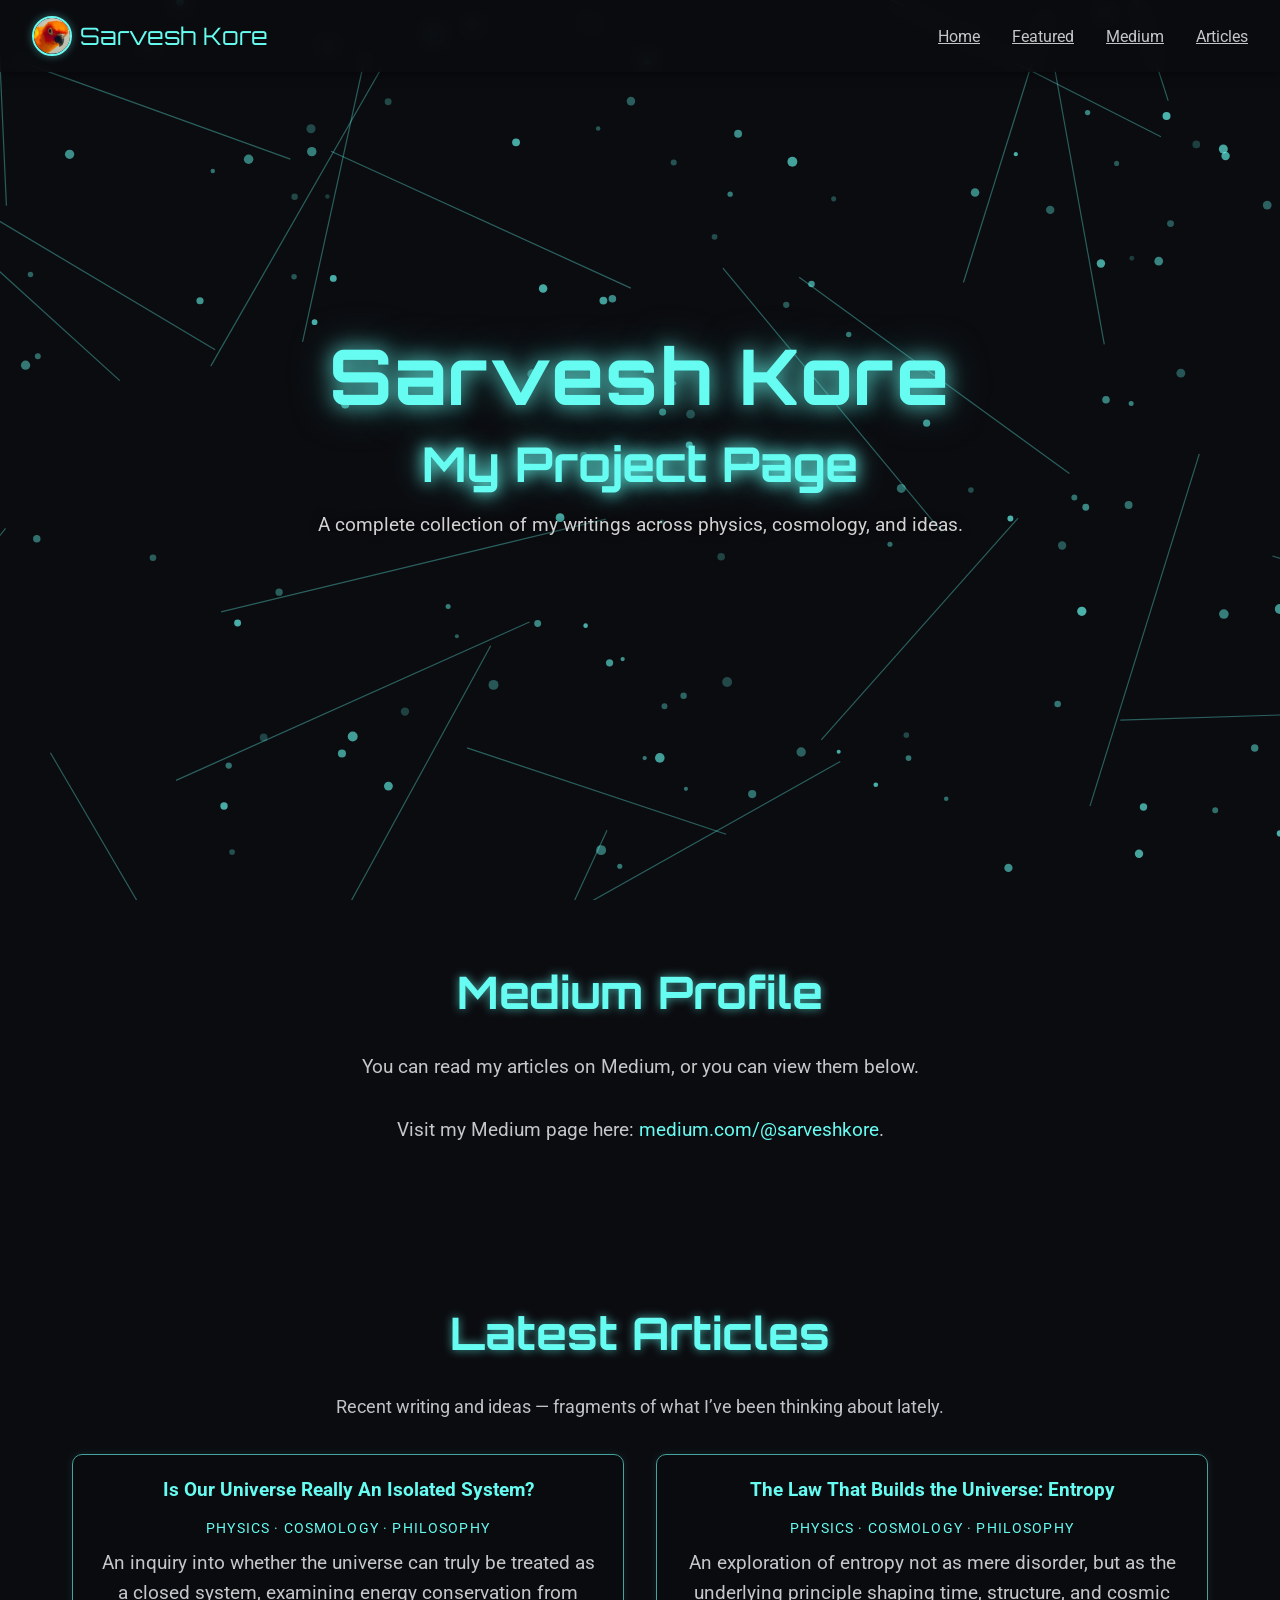
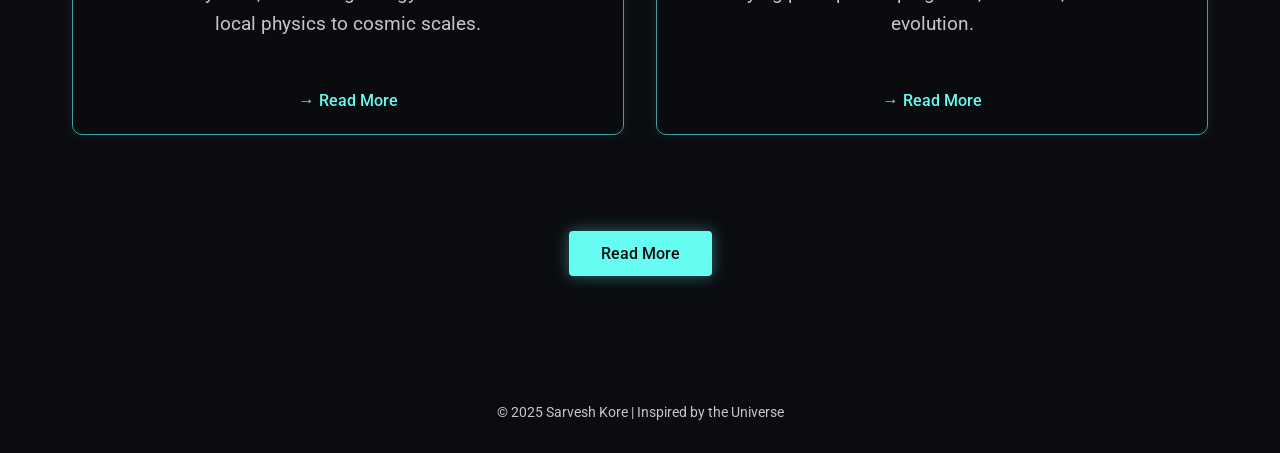
<file: projects.html>
<!DOCTYPE html>
<html lang="en">
<head>
  <meta charset="UTF-8">
  <meta name="viewport" content="width=device-width, initial-scale=1.0">
  <title>Sarvesh Kore | Projects</title>
  <link rel="icon" href="Sarvesh-pfp-nobg.png" type="image/png">
  <link href="https://fonts.googleapis.com/css2?family=Orbitron:wght@400;700&family=Roboto:wght@400;500&display=swap" rel="stylesheet">
  <link rel="stylesheet" href="style.css">
  <style>
    /* Fullscreen canvases */
    canvas {
      position: fixed;
      top: 0;
      left: 0;
      width: 100%;
      height: 100%;
      pointer-events: none;
      z-index: -2;
    }
    
    /* Body background canvas */
    #particlesBG {
      position: fixed;
      top: 0;
      left: 0;
      width: 100%;
      height: 100%;
      z-index: -2;   /* behind everything */
      pointer-events: none;
    }

    #causalGrid {
      position: absolute;
      inset: 0;
      z-index: 0;        /* behind hero content */
      pointer-events: none;
    }

    /* Hero Section */
    #hero {
      position: relative;
      display: flex;
      flex-direction: column;
      justify-content: center;
      align-items: center;
      text-align: center;
      height: 100vh;
      padding: 2rem;
      z-index: 1;
      color: #fff;
      overflow: hidden;
    }

    .hero-content {
      position: relative;
      z-index: 2;
      text-align: center;
      color: #ffffff;
      max-width: 800px;
      padding: 0 1rem;
      animation: fadeIn 2s ease-in-out forwards;
    }

    .hero-content h2 {
      font-family: 'Orbitron', sans-serif;
      font-size: 3rem;
      color: #66fcf1;
      margin-bottom: 1rem;
      text-shadow: 0 0 15px #66fcf1, 0 0 30px #45a29e;
    }
    .hero-content p {
      font-size: 1.2rem;
      margin-bottom: 2rem;
      line-height: 1.6;
      color: #d1d1d1;
      text-shadow: 0 0 10px #000;
    }
    .hero-name {
      font-family: 'Orbitron', sans-serif;
      font-size: clamp(3.5rem, 6vw, 5.5rem);
      color: #66fcf1;
      margin-bottom: 0.6rem;
      letter-spacing: 2px;
      text-shadow:
        0 0 20px rgba(102, 252, 241, 0.8),
        0 0 40px rgba(69, 162, 158, 0.6);
    }
    .hero-tagline {
      font-family: 'Orbitron', sans-serif;
      font-size: 1rem;
      color: #d1d1d1;
      margin-bottom: 0.5rem;
      /*text-shadow: 0 0 10px #000;*/
    }

    /* Project Cards */
    .project-grid {
      display: grid;
      grid-template-columns: repeat(auto-fit, minmax(320px, 1fr));
      gap: 2rem;
      margin: 2rem 1rem;
      position: relative;
      z-index: 1;
    }
    .project-card {
      background: rgba(11,12,16,0.85);
      backdrop-filter: blur(8px);
      padding: 1.5rem;
      border-radius: 10px;
      transition: transform 0.2s ease;
    }
    .project-card:hover { transform: translateY(-5px); }
    .project-card h3 { margin-top: 0; }
    .project-tag { font-size: 0.9rem; color: #66fcf1; margin-bottom: 0.5rem; }
    .project-link { text-decoration: none; color: #66fcf1; font-weight: 500; }

    /* See More Button */
    .see-more-container { text-align: center; margin: 2rem 0; }
    .see-more-btn {
      display: inline-block;
      padding: 0.8rem 2rem;
      background: #66fcf1;
      color: #0b0c10;
      border-radius: 4px;
      text-decoration: none;
      font-weight: 500;
      transition: background 0.2s ease;
    }
    .see-more-btn:hover { background: #52d1c9; }

    /* Sections */
    section { padding: 4rem 1rem; max-width: 1200px; margin: 0 auto; color: #fff; position: relative; z-index: 1; }
    h2 { font-family: 'Orbitron', sans-serif; font-size: 2rem; margin-bottom: 1rem; }
    .section-intro { margin-bottom: 2rem; font-size: 1.1rem; }
  </style>
</head>
<body>


<!-- Body Background Canvas -->
<canvas id="particlesBG"></canvas>

<header>
  <nav>
    <div class="logo">
      <a href="index.html#hero" class="nav-logo">
        <img src="Sarvesh-pfp-nobg.png" alt="Sarvesh Profile Picture" class="nav-pfp">
        <span>Sarvesh Kore</span>
      </a>
    </div>
    <div class="menu-toggle" id="menuToggle">
      <span></span>
      <span></span>
      <span></span>
    </div>
    <ul class="nav-links" id="navLinks">
      <li><a href="index.html#hero">Home</a></li>
      <li><a href="index.html#projects">Featured</a></li>
      <li><a href="#medium">Medium</a></li>
      <li><a href="#projects">Articles</a></li>
      </ul>
  </nav>
</header>

<!-- Hero Section -->
<section id="hero">
  <div class="hero-content">
    <h1 class="hero-name">Sarvesh Kore</h1>
    <h2 class="hero-tagline">My Project Page</h2>
    <p>A complete collection of my writings across physics, cosmology, and ideas.</p>
  </div>
</section>

<!-- Medium Section -->
<section id="medium">
  <h2>Medium Profile</h2>
  <p>You can read my articles on Medium, or you can view them below.</p>
  <p>
    Visit my Medium page here: 
    <a href="https://medium.com/@sarveshkore" target="_blank" style="color:#66fcf1; text-decoration:none;">medium.com/@sarveshkore</a>.
  </p>
</section>

<!-- Projects Section -->
<section id="projects">
  <h2>Latest Articles</h2>
  <p class="section-intro">Recent writing and ideas — fragments of what I’ve been thinking about lately.</p>
  <div class="project-grid">

    <div class="project-card">
      <h3>Is Our Universe Really An Isolated System?</h3>
      <p class="project-tag">Physics · Cosmology · Philosophy</p>
      <p>
        An inquiry into whether the universe can truly be treated as a closed system, 
        examining energy conservation from local physics to cosmic scales.
      </p>
      <a href="articles.html#is-our-universe-really-an-isolated-system" target="_blank" class="project-link">→ Read More</a>
    </div>

    <div class="project-card">
      <h3>The Law That Builds the Universe: Entropy</h3>
      <p class="project-tag">Physics · Cosmology · Philosophy</p>
      <p>
        An exploration of entropy not as mere disorder, but as the underlying principle shaping time, structure, and cosmic evolution.
      </p>
      <a href="articles.html#the-law-that-builds-the-universe-entropy" target="_blank" class="project-link">→ Read More</a>
    </div>

  </div>

  <div class="see-more-container">
    <a href="articles.html" class="see-more-btn">Read More</a>
  </div>
</section>

<footer>
  <p>&copy; 2025 Sarvesh Kore | Inspired by the Universe</p>
</footer>

<script>
// ===== Mobile Nav Toggle =====
const menuToggle = document.getElementById('menuToggle');
const navLinks = document.getElementById('navLinks');
menuToggle.addEventListener('click', () => navLinks.classList.toggle('active'));
document.querySelectorAll('.nav-links a').forEach(link => 
  link.addEventListener('click', () => navLinks.classList.remove('active'))
);

// ===== Scroll to top on reload =====
window.onbeforeunload = () => window.scrollTo(0,0);


/* ---------------- BODY: Lines + Particles ---------------- */
const bodyCanvas = document.getElementById('particlesBG');
const bctx = bodyCanvas.getContext('2d');

function resizeBody() {
  bodyCanvas.width = window.innerWidth;
  bodyCanvas.height = window.innerHeight;
}
window.addEventListener('resize', resizeBody);
resizeBody();

// ---- Particles ----
let particles = [];
const numParticles = 120;
for (let i = 0; i < numParticles; i++) {
  particles.push({
    x: Math.random() * bodyCanvas.width,
    y: Math.random() * bodyCanvas.height,
    size: 2 + Math.random() * 3,
    speedX: (Math.random() - 0.5) * 0.2,
    speedY: (Math.random() - 0.5) * 0.2,
    alpha: 0.2 + Math.random() * 0.5
  });
}

// ---- Moving lines ----
let gridLines = [];
const numLines = 25;
for (let i = 0; i < numLines; i++) {
  gridLines.push({
    x: Math.random() * bodyCanvas.width,
    y: Math.random() * bodyCanvas.height,
    angle: Math.random() * Math.PI * 2,
    speed: 0.2 + Math.random() * 0.3,
    length: 250 + Math.random() * 150
  });
}

// ---- Draw body ----
function drawBody() {
  bctx.clearRect(0, 0, bodyCanvas.width, bodyCanvas.height);

  // Particles
  particles.forEach(p => {
    bctx.fillStyle = `rgba(102,252,241,${p.alpha})`;
    bctx.beginPath();
    bctx.arc(p.x, p.y, p.size, 0, Math.PI * 2);
    bctx.fill();

    p.x += p.speedX;
    p.y += p.speedY;

    if (p.x > bodyCanvas.width) p.x = 0;
    if (p.x < 0) p.x = bodyCanvas.width;
    if (p.y > bodyCanvas.height) p.y = 0;
    if (p.y < 0) p.y = bodyCanvas.height;
  });

  // Moving lines
  gridLines.forEach(line => {
    const x1 = line.x;
    const y1 = line.y;
    const x2 = x1 + line.length * Math.cos(line.angle);
    const y2 = y1 + line.length * Math.sin(line.angle);
    bctx.beginPath();
    bctx.moveTo(x1, y1);
    bctx.lineTo(x2, y2);
    bctx.strokeStyle = 'rgba(102,252,241,0.35)';
    bctx.lineWidth = 1.2;
    bctx.stroke();

    line.x += Math.cos(line.angle) * line.speed;
    line.y += Math.sin(line.angle) * line.speed;

    if (line.x > bodyCanvas.width) line.x = 0;
    if (line.x < 0) line.x = bodyCanvas.width;
    if (line.y > bodyCanvas.height) line.y = 0;
    if (line.y < 0) line.y = bodyCanvas.height;
  });
}

/* ---------------- ANIMATE ---------------- */
function animate() {
  drawBody();   // particles + moving lines
  requestAnimationFrame(animate);
}
animate();



</script>
</body>
</html>
</file>
<file: style.css>
/* ---------------- Base Styles ---------------- */
* { margin: 0; padding: 0; box-sizing: border-box; }
body {
  font-family: 'Roboto', sans-serif;
  color: #c5c6c7;
  overflow-x: hidden;
  background: #0b0c10;
  scroll-behavior: smooth;
}
html {
  scroll-padding-top: 90px; /* height of your navbar */
}
.menu-toggle {
  display: none; /* desktop only */
  flex-direction: column;
  justify-content: space-between;
  width: 26px;
  height: 18px;
  cursor: pointer;
}

.menu-toggle span {
  display: block;
  height: 3px;
  width: 100%;
  background: #66fcf1;
  border-radius: 2px;
}

/* ---------------- Navigation ---------------- */
header {
  position: fixed;
  width: 100%;
  top: 0;
  background: rgba(11,12,16,0.85);
  backdrop-filter: blur(8px);
  z-index: 100;
  padding: 1rem 2rem;
  box-shadow: 0 2px 10px rgba(0,0,0,0.5);
}
header nav { display: flex; justify-content: space-between; align-items: center; }
header h1 { font-family: 'Orbitron', sans-serif; color: #66fcf1; letter-spacing: 1px; }
header ul { list-style: none; display: flex; gap: 2rem; }
header ul a {
  color: #c5c6c7;
  transition: 0.3s;
  position: relative;
}
header ul a::after {
  content: '';
  position: absolute;
  bottom: -3px;
  left: 0;
  width: 0%;
  height: 2px;
  background: #66fcf1;
  transition: 0.3s;
}
header ul a:hover::after { width: 100%; }
header ul a:hover { color: #66fcf1; }
.profile-pic {
  width: 180px;           /* adjust size as needed */
  height: 180px;
  border-radius: 50%;     /* circular profile */
  display: block;
  margin: 1rem auto 2rem auto; /* center and space */
  border: 3px solid #66fcf1;   /* optional highlight */
  box-shadow: 0 0 15px rgba(102,252,241,0.4); /* subtle glow */
}

header nav {
  display: flex;
  justify-content: space-between; /* nav links stay on right */
  align-items: center;
  gap: 2rem;
}

header nav .logo {
  display: flex;
  align-items: center;
  gap: 0.5rem; /* space between pic and name */
}

header nav .logo span {
  font-family: 'Orbitron', sans-serif;
  color: #66fcf1;
  font-size: 1.5rem;
  white-space: nowrap; /* keeps text on same line as pic */
}

.nav-pfp {
  width: 40px;
  height: 40px;
  border-radius: 50%;
  border: 2px solid #66fcf1;
  box-shadow: 0 0 8px rgba(102,252,241,0.4);
  object-fit: cover;
}

.nav-logo {
  display: flex;
  align-items: center;
  gap: 0.5rem;
  color: #66fcf1;
  text-decoration: none; /* remove underline */
  transition: color 0.3s ease, transform 0.3s ease;
}

.nav-logo:hover {
  color: #ffffff;   /* subtle color change */
  transform: scale(1.05); /* slight scale for effect */
}

.nav-logo img.nav-pfp {
  width: 40px;
  height: 40px;
  border-radius: 50%;
  object-fit: cover;
}

/* ---------------- Hero Section ---------------- */
#hero {
  position: relative;
  height: 100vh;
  display: flex;
  justify-content: center;
  align-items: center;
  text-align: center;
  overflow: hidden;
}

#starfield {
  position: absolute;
  inset: 0;
  z-index: 0;
  pointer-events: none;
}

.hero-content {
  position: relative;
  z-index: 1;
  text-align: center;
  color: #ffffff;
  max-width: 800px;
  padding: 0 1rem;
  animation: fadeIn 2s ease-in-out forwards;
}

.hero-content h2 {
  font-family: 'Orbitron', sans-serif;
  font-size: 3rem;
  color: #66fcf1;
  margin-bottom: 1rem;
  text-shadow: 0 0 15px #66fcf1, 0 0 30px #45a29e;
}
.hero-content p {
  font-size: 1.2rem;
  margin-bottom: 2rem;
  line-height: 1.6;
  color: #d1d1d1;
  text-shadow: 0 0 10px #000;
}
.hero-name {
  font-family: 'Orbitron', sans-serif;
  font-size: clamp(3.5rem, 6vw, 5.5rem);
  color: #66fcf1;
  margin-bottom: 0.6rem;
  letter-spacing: 2px;
  text-shadow:
    0 0 20px rgba(102, 252, 241, 0.8),
    0 0 40px rgba(69, 162, 158, 0.6);
}
.hero-tagline {
  font-family: 'Orbitron', sans-serif;
  font-size: 1rem;
  color: #d1d1d1;
  margin-bottom: 0.5rem;
  /*text-shadow: 0 0 10px #000;*/
}
.btn-main {
  padding: 0.8rem 2rem;
  background: linear-gradient(45deg, #66fcf1, #45a29e);
  color: #0b0c10;
  border-radius: 50px;
  font-weight: bold;
  transition: 0.3s;
  box-shadow: 0 0 15px rgba(102,252,241,0.4);
  text-decoration: none;
}
.btn-main:hover {
  transform: translateY(-3px) scale(1.05);
  box-shadow: 0 0 25px rgba(102,252,241,0.6);
}

/* ---------------- Floating Shapes & Particles ---------------- */
#shapes, #particles {
  position: fixed;
  top: 0;
  left: 0;
  width: 100%;
  height: 100%;
  z-index: -2; /* behind everything */
  pointer-events: none;
}


/* ---------------- Sections ---------------- */
section {
  padding: 4rem 2rem;
  text-align: center;
  position: relative;
}
section h2 {
  font-family: 'Orbitron', sans-serif;
  color: #66fcf1;
  font-size: 2.8rem;
  margin-bottom: 2rem;
  text-shadow: 0 0 10px #45a29e;
}
section p {
  max-width: 700px;
  margin: 0 auto 2rem auto;
  font-size: 1.2rem;
  line-height: 1.6;
  color: #c5c6c7;
}

/* ---------------- Abouts ---------------- */

#about p {
  max-width: 900px; /* was 700px */
  margin: 0 auto 2rem auto;
  font-size: 1.2rem;
  line-height: 1.6;
  color: #c5c6c7;
  text-align: center;
}
#about {
  opacity: 1;
  transition: opacity 0.5s ease, transform 0.5s ease;
  transform: translateY(50px);
}
#about.active {
  opacity: 1;
  transform: translateY(0);
}
.quote {
  font-family: 'Roboto', sans-serif;
  font-size: 1.15rem;
  font-style: italic;
  color: #aab2b8;
  margin-bottom: 2.5rem;
  text-align: center;
  opacity: 0.9;
}
/* Initial hidden state */
.reveal {
  opacity: 0;
  transform: translateY(-40px);
  transition: opacity 0.8s ease, transform 0.8s ease;
}

/* When revealed */
.reveal.active {
  opacity: 1;
  transform: translateY(0);
}

/* ---------------- Updates ---------------- */

.updates-link {
    display: inline-block;
    margin-top: 12px;

    font-size: 1rem;
    font-weight: 500;
    letter-spacing: 0.3px;

    color: #66fcf1;
    text-decoration: none;

    padding: 10px 18px;
    border: 1px solid rgba(102, 252, 241, 0.5);
    border-radius: 10px;

    background: transparent;

    transition:
        color 0.25s ease,
        background 0.25s ease,
        box-shadow 0.25s ease,
        transform 0.15s ease;
}

.updates-link:hover {
    background: rgba(102, 252, 241, 0.1);
    box-shadow: 0 0 14px rgba(102, 252, 241, 0.35);
    transform: translateY(-1px);
}

.updates-link:active {
    transform: translateY(0);
    box-shadow: 0 0 6px rgba(102, 252, 241, 0.25);
}

/* ---------------- Projects ---------------- */
.project-grid {
  display: grid;
  grid-template-columns: repeat(auto-fit, minmax(280px, 1fr));
  gap: 2rem;
}
.project-card {
  background: rgba(255,255,255,0.05);
  border-radius: 12px;
  padding: 2rem;
  border: 1px solid #45a29e;
  transition: 0.3s;
  box-shadow: 0 0 10px rgba(102,252,241,0.1);
}
.project-card h3 { 
  color: #66fcf1; 
  margin-bottom: 1rem; 
}
.project-card:hover {
  transform: translateY(-10px) scale(1.05);
  box-shadow: 0 15px 30px rgba(102,252,241,0.3);
}
/* Projects – refinements */
.section-intro {
  max-width: 900px;
  margin: 0 auto 3rem auto;
  font-size: 1.1rem;
  color: #bfc3c7;
}

.project-tag {
  font-size: 0.85rem;
  letter-spacing: 0.08em;
  text-transform: uppercase;
  color: #66fcf1;
  margin-bottom: 0.8rem;
}

.project-link {
  display: inline-block;
  margin-top: 1.2rem;
  color: #66fcf1;
  font-weight: 500;
  transition: 0.3s ease;
}

.project-link:hover {
  transform: translateX(6px);
  color: #ffffff;
}


.see-more-btn {
  margin-top: 4rem;
  display: inline-block;
  padding: 0.8rem 2rem;
  background: linear-gradient(45deg, #66fcf1, #45a29e);
  color: #0b0c10;
  border-radius: 50px;
  font-weight: bold;
  transition: 0.3s;
  box-shadow: 0 0 15px rgba(102,252,241,0.4);
  text-decoration: none;
}

.see-more-btn:hover {
  transform: translateY(-3px);
  box-shadow:
    0 12px 32px rgba(102, 252, 241, 0.35),
    inset 0 0 0 1px rgba(255, 255, 255, 0.35);
}

/* ---------------- APOD --------------*/

.apod-container {
  display: flex;
  gap: 2rem;
  align-items: center;
  justify-content: center;
  flex-wrap: wrap; /* fallback for small screens */
}

/* IMAGE SIDE */
.apod-image {
  flex: 1 1 400px;
  max-width: 500px;
  height: 60vh; /* controls vertical size */
  display: flex;
  align-items: center;
  justify-content: center;
}

.apod-image img {
  width: 100%;
  height: 100%;
  object-fit: contain; /* THIS is the magic */
  border-radius: 10px;
  box-shadow: 0 0 20px rgba(102,252,241,0.2);
}

/* TEXT SIDE */
.apod-text {
  flex: 1 1 400px;
  max-width: 600px;
  text-align: left;
  background: red;
  color: white;
}

.apod-text h3 {
  color: #66fcf1;
  margin-bottom: 0.5rem;
}

.apod-text p {
  margin-bottom: 1rem;
}


/* ---------------- Contact ---------------- */
#contact a.btn-main {
  background: linear-gradient(135deg, #ff66c4, #66fcf1);
  color: #0b0c10;
  box-shadow: 0 0 15px rgba(102,252,241,0.4);
}
.btn-secondary {
  margin-left: 1rem;
  background: linear-gradient(45deg, #25D366, #1ebe5d);
  box-shadow: 0 0 15px rgba(37, 211, 102, 0.4);
}
.btn-secondary:hover {
  box-shadow: 0 0 25px rgba(37, 211, 102, 0.6);
}

/* ---------------- Footer ---------------- */
footer {
  padding: 2rem;
  background: #0b0c10;
  color: #c5c6c7;
  text-align: center;
  font-size: 0.9rem;
}

/* ---------------- Animations ---------------- */
@keyframes fadeIn {
  from { opacity: 0; transform: translateY(20px); }
  to { opacity: 1; transform: translateY(0); }
}


/* ================= MOBILE FIX ================= */
@media (max-width: 768px) {

  /* ---------- Navbar ---------- */
  header {
    padding: 0.6rem 1rem;
    z-index: 1000;
  }

  header nav {
    gap: 1rem;
  }

  .nav-pfp {
    width: 32px;
    height: 32px;
  }

  .nav-logo span {
    font-size: 1.1rem;
  }

  header ul {
    gap: 1rem;
    font-size: 0.85rem;
  }

  /* ---------- Hero ---------- */
  #hero {
    height: 90vh; /* avoid extreme vertical stretch */
  }

  .hero-content {
    max-width: 90%;
  }

  .hero-name {
    font-size: clamp(2.4rem, 9vw, 3.2rem);
    letter-spacing: 1px;
  }

  .hero-content h2 {
    font-size: 1.6rem;
  }

  .hero-content p {
    font-size: 0.95rem;
  }

  .btn-main {
    padding: 0.6rem 1.6rem;
    font-size: 0.9rem;
  }

  /* ---------- Sections ---------- */
  section {
    padding: 3rem 1.2rem; /* tighter, cleaner */
  }

  section h2 {
    font-size: 1.9rem;
    margin-bottom: 1.2rem;
  }

  section p,
  #about p {
    font-size: 0.95rem;
    max-width: 100%;
  }

  /* ---------- Profile pic in About ---------- */
  .profile-pic {
    width: 120px;
    height: 120px;
    margin-bottom: 1.2rem;
  }

  /* ---------- Projects ---------- */
  .project-grid {
    grid-template-columns: 1fr;
    gap: 1.4rem;
  }

  .project-card {
    padding: 1.4rem;
  }

  .project-card h3 {
    font-size: 1.1rem;
  }

  .project-tag {
    font-size: 0.7rem;
  }

  /* ---------- Updates ---------- */
  .article-card img {
    height: 180px;
  }

  .article-content h3 {
    font-size: 1.15rem;
  }

  /* ---------- Footer ---------- */
  footer {
    font-size: 0.8rem;
  }

  .menu-toggle {
    display: flex;
  }

  .nav-links {
    position: absolute;
    top: 100%;
    right: 0;
    background: rgba(11,12,16,0.95);
    backdrop-filter: blur(10px);
    flex-direction: column;
    align-items: center;
    width: 100%;
    padding: 1.5rem 0;
    gap: 1.2rem;

    opacity: 0;
    pointer-events: none;
    transform: translateY(-10px);
    transition: 0.3s ease;
  }

  .nav-links.active {
    opacity: 1;
    pointer-events: auto;
    transform: translateY(0);
  }

  header ul a {
    font-size: 1rem;
  }
}





/* ---------- Hero section ---------- */
#hero {
  position: relative;
  z-index: 1;
}
#starfield { z-index: -1; }
#shapes, #particles { z-index: -2; }

/* ---------- Menu toggle & Sidebar ---------- */
.menu-toggle {
  display: none; /* shown only in mobile/medium screens */
  flex-direction: column;
  justify-content: space-between;
  width: 26px;
  height: 18px;
  cursor: pointer;
  z-index: 1000; /* always above everything */
}

.menu-toggle span {
  display: block;
  height: 3px;
  width: 100%;
  background: #66fcf1;
  border-radius: 2px;
}

/* ---------- Breakpoint: Tablets and below ---------- */
@media (max-width: 1024px) {
  .menu-toggle {
    display: flex;
  }

  header nav ul {
    display: none; /* hide horizontal links */
  }

  .nav-links {
    position: fixed; /* sidebar slides in */
    top: 0;
    right: 0;
    height: 100vh; /* full viewport */
    width: 70%; 
    background: rgba(11,12,16,0.95);
    backdrop-filter: blur(10px);
    display: flex;
    flex-direction: column;
    align-items: center;
    padding-top: 5rem;
    gap: 1.5rem;

    transform: translateX(100%); /* hidden by default */
    opacity: 0;
    pointer-events: none;
    transition: transform 0.3s ease, opacity 0.3s ease;
    z-index: 999; /* top layer */
  }

  .nav-links.active {
    transform: translateX(0); /* slide in */
    opacity: 1;
    pointer-events: auto;
  }
}

/* ---------- Breakpoint: Mobile portrait ---------- */
@media (max-width: 768px) and (orientation: portrait) {
  #hero {
    height: 100vh; /* full screen */
  }

  #starfield,
  #shapes,
  #particles {
    height: 100vh; /* ensure full coverage */
  }

  header {
    padding: 0.6rem 1rem;
  }

  header nav {
    gap: 1rem;
  }

  .nav-pfp {
    width: 32px;
    height: 32px;
  }

  .nav-logo span {
    font-size: 1.1rem;
  }

  header ul {
    gap: 1rem;
    font-size: 0.85rem;
  }

  /* Adjust sidebar padding/gap for smaller screens */
  .nav-links {
    width: 80%; /* slightly wider on small screens */
    padding-top: 4.5rem;
    gap: 1.2rem;
  }
}
</file>
